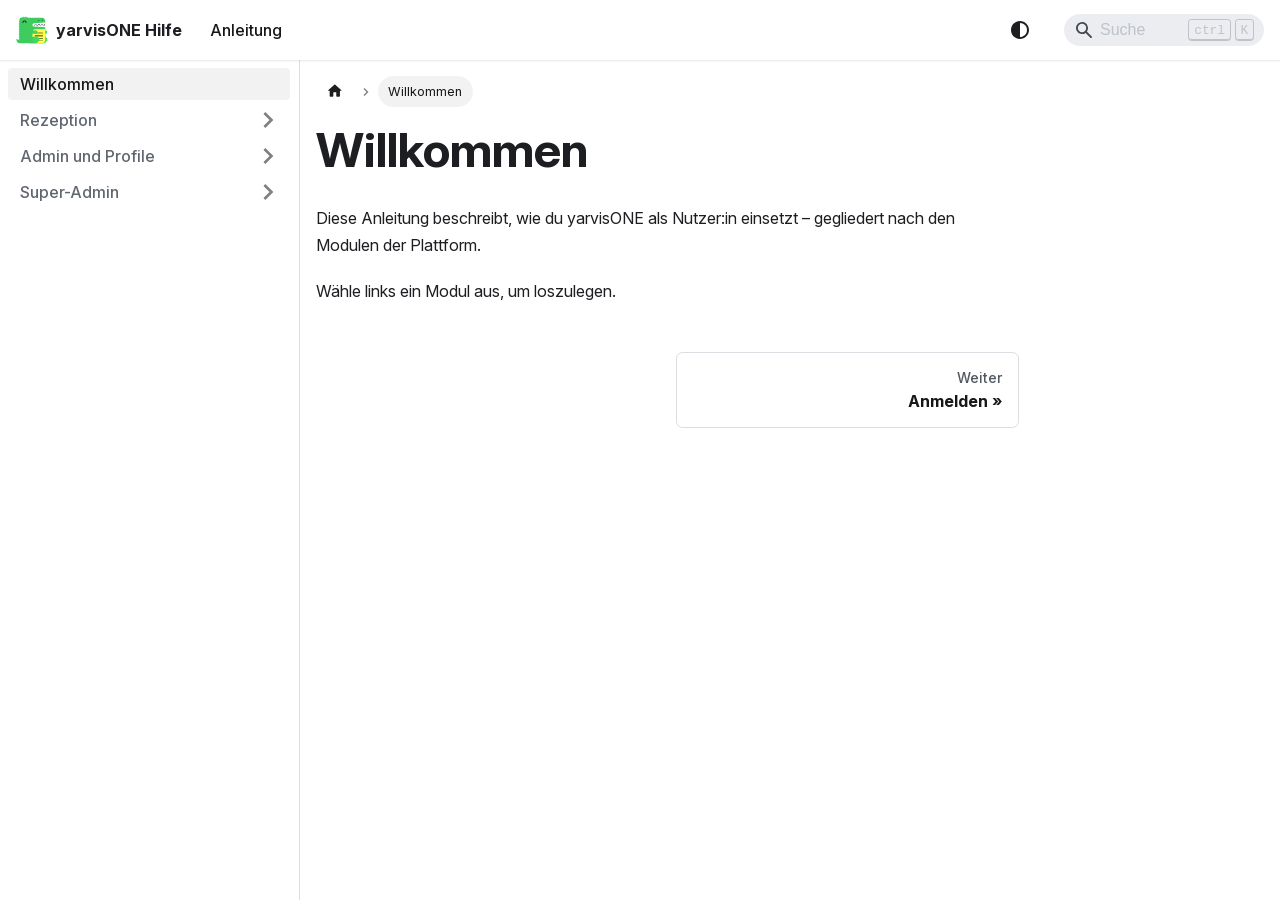
<file: index.html>
<!doctype html>
<html lang="de" dir="ltr" class="docs-wrapper plugin-docs plugin-id-default docs-version-current docs-doc-page docs-doc-id-intro" data-has-hydrated="false">
<head>
<meta charset="UTF-8">
<meta name="generator" content="Docusaurus v3.10.2">
<title data-rh="true">Willkommen | yarvisONE Hilfe</title><meta data-rh="true" name="viewport" content="width=device-width,initial-scale=1"><meta data-rh="true" name="twitter:card" content="summary_large_image"><meta data-rh="true" property="og:url" content="https://docs.yarvis.one/"><meta data-rh="true" property="og:locale" content="de"><meta data-rh="true" name="docusaurus_locale" content="de"><meta data-rh="true" name="docsearch:language" content="de"><meta data-rh="true" name="docusaurus_version" content="current"><meta data-rh="true" name="docusaurus_tag" content="docs-default-current"><meta data-rh="true" name="docsearch:version" content="current"><meta data-rh="true" name="docsearch:docusaurus_tag" content="docs-default-current"><meta data-rh="true" property="og:title" content="Willkommen | yarvisONE Hilfe"><meta data-rh="true" name="description" content="Diese Anleitung beschreibt, wie du yarvisONE als Nutzer:in einsetzt – gegliedert nach den Modulen der Plattform."><meta data-rh="true" property="og:description" content="Diese Anleitung beschreibt, wie du yarvisONE als Nutzer:in einsetzt – gegliedert nach den Modulen der Plattform."><link data-rh="true" rel="icon" href="/img/favicon.ico"><link data-rh="true" rel="canonical" href="https://docs.yarvis.one/"><link data-rh="true" rel="alternate" href="https://docs.yarvis.one/" hreflang="de"><link data-rh="true" rel="alternate" href="https://docs.yarvis.one/" hreflang="x-default"><script data-rh="true">function insertBanner(){var n=document.createElement("div");n.id="__docusaurus-base-url-issue-banner-container";n.innerHTML='\n<div id="__docusaurus-base-url-issue-banner" style="border: thick solid red; background-color: rgb(255, 230, 179); margin: 20px; padding: 20px; font-size: 20px;">\n   <p style="font-weight: bold; font-size: 30px;">Your Docusaurus site did not load properly.</p>\n   <p>A very common reason is a wrong site <a href="https://docusaurus.io/docs/docusaurus.config.js/#baseUrl" style="font-weight: bold;">baseUrl configuration</a>.</p>\n   <p>Current configured baseUrl = <span style="font-weight: bold; color: red;">/</span>  (default value)</p>\n   <p>We suggest trying baseUrl = <span id="__docusaurus-base-url-issue-banner-suggestion-container" style="font-weight: bold; color: green;"></span></p>\n</div>\n',document.body.prepend(n);var e=document.getElementById("__docusaurus-base-url-issue-banner-suggestion-container"),s=window.location.pathname,o="/"===s.substr(-1)?s:s+"/";e.textContent=o}document.addEventListener("DOMContentLoaded",function(){void 0===window.docusaurus&&insertBanner()})</script><script data-rh="true" type="application/ld+json">{"@context":"https://schema.org","@type":"BreadcrumbList","itemListElement":[{"@type":"ListItem","position":1,"name":"Willkommen","item":"https://docs.yarvis.one/"}]}</script><link rel="stylesheet" href="/assets/css/styles.3ffe184c.css">
<script src="/assets/js/runtime~main.096c8edc.js" defer="defer"></script>
<script src="/assets/js/main.b250cf54.js" defer="defer"></script>
</head>
<body>
<svg style="display: none;"><defs>
<symbol id="theme-svg-external-link" viewBox="0 0 24 24"><path fill="currentColor" d="M21 13v10h-21v-19h12v2h-10v15h17v-8h2zm3-12h-10.988l4.035 4-6.977 7.07 2.828 2.828 6.977-7.07 4.125 4.172v-11z"/></symbol>
</defs></svg>
<script>!function(){var t=function(){try{return new URLSearchParams(window.location.search).get("docusaurus-theme")}catch(t){}}()||function(){try{return window.localStorage.getItem("theme")}catch(t){}}();document.documentElement.setAttribute("data-theme",t||(window.matchMedia("(prefers-color-scheme: dark)").matches?"dark":"light")),document.documentElement.setAttribute("data-theme-choice",t||"system")}(),function(){try{const c=new URLSearchParams(window.location.search).entries();for(var[t,e]of c)if(t.startsWith("docusaurus-data-")){var a=t.replace("docusaurus-data-","data-");document.documentElement.setAttribute(a,e)}}catch(t){}}()</script><div id="__docusaurus"><link rel="preload" as="image" href="/img/logo.svg"><div role="region" aria-label="Zum Hauptinhalt springen"><a class="skipToContent_fXgn" href="#__docusaurus_skipToContent_fallback">Zum Hauptinhalt springen</a></div><nav aria-label="Main" class="theme-layout-navbar navbar navbar--fixed-top"><div class="navbar__inner"><div class="theme-layout-navbar-left navbar__items"><button aria-label="Toggle navigation bar" aria-expanded="false" class="navbar__toggle clean-btn" type="button"><svg width="30" height="30" viewBox="0 0 30 30" aria-hidden="true"><path stroke="currentColor" stroke-linecap="round" stroke-miterlimit="10" stroke-width="2" d="M4 7h22M4 15h22M4 23h22"></path></svg></button><a class="navbar__brand" href="/"><div class="navbar__logo"><img src="/img/logo.svg" alt="yarvisONE Logo" class="themedComponent_mlkZ themedComponent--light_NVdE"><img src="/img/logo.svg" alt="yarvisONE Logo" class="themedComponent_mlkZ themedComponent--dark_xIcU"></div><b class="navbar__title text--truncate">yarvisONE Hilfe</b></a><a aria-current="page" class="navbar__item navbar__link navbar__link--active" href="/">Anleitung</a></div><div class="theme-layout-navbar-right navbar__items navbar__items--right"><div class="toggle_vylO colorModeToggle_DEke"><button class="clean-btn toggleButton_gllP toggleButtonDisabled_aARS" type="button" disabled="" title="system mode" aria-label="Umschalten zwischen dunkler und heller Ansicht (momentan system mode)"><svg viewBox="0 0 24 24" width="24" height="24" aria-hidden="true" class="toggleIcon_g3eP lightToggleIcon_pyhR"><path fill="currentColor" d="M12,9c1.65,0,3,1.35,3,3s-1.35,3-3,3s-3-1.35-3-3S10.35,9,12,9 M12,7c-2.76,0-5,2.24-5,5s2.24,5,5,5s5-2.24,5-5 S14.76,7,12,7L12,7z M2,13l2,0c0.55,0,1-0.45,1-1s-0.45-1-1-1l-2,0c-0.55,0-1,0.45-1,1S1.45,13,2,13z M20,13l2,0c0.55,0,1-0.45,1-1 s-0.45-1-1-1l-2,0c-0.55,0-1,0.45-1,1S19.45,13,20,13z M11,2v2c0,0.55,0.45,1,1,1s1-0.45,1-1V2c0-0.55-0.45-1-1-1S11,1.45,11,2z M11,20v2c0,0.55,0.45,1,1,1s1-0.45,1-1v-2c0-0.55-0.45-1-1-1C11.45,19,11,19.45,11,20z M5.99,4.58c-0.39-0.39-1.03-0.39-1.41,0 c-0.39,0.39-0.39,1.03,0,1.41l1.06,1.06c0.39,0.39,1.03,0.39,1.41,0s0.39-1.03,0-1.41L5.99,4.58z M18.36,16.95 c-0.39-0.39-1.03-0.39-1.41,0c-0.39,0.39-0.39,1.03,0,1.41l1.06,1.06c0.39,0.39,1.03,0.39,1.41,0c0.39-0.39,0.39-1.03,0-1.41 L18.36,16.95z M19.42,5.99c0.39-0.39,0.39-1.03,0-1.41c-0.39-0.39-1.03-0.39-1.41,0l-1.06,1.06c-0.39,0.39-0.39,1.03,0,1.41 s1.03,0.39,1.41,0L19.42,5.99z M7.05,18.36c0.39-0.39,0.39-1.03,0-1.41c-0.39-0.39-1.03-0.39-1.41,0l-1.06,1.06 c-0.39,0.39-0.39,1.03,0,1.41s1.03,0.39,1.41,0L7.05,18.36z"></path></svg><svg viewBox="0 0 24 24" width="24" height="24" aria-hidden="true" class="toggleIcon_g3eP darkToggleIcon_wfgR"><path fill="currentColor" d="M9.37,5.51C9.19,6.15,9.1,6.82,9.1,7.5c0,4.08,3.32,7.4,7.4,7.4c0.68,0,1.35-0.09,1.99-0.27C17.45,17.19,14.93,19,12,19 c-3.86,0-7-3.14-7-7C5,9.07,6.81,6.55,9.37,5.51z M12,3c-4.97,0-9,4.03-9,9s4.03,9,9,9s9-4.03,9-9c0-0.46-0.04-0.92-0.1-1.36 c-0.98,1.37-2.58,2.26-4.4,2.26c-2.98,0-5.4-2.42-5.4-5.4c0-1.81,0.89-3.42,2.26-4.4C12.92,3.04,12.46,3,12,3L12,3z"></path></svg><svg viewBox="0 0 24 24" width="24" height="24" aria-hidden="true" class="toggleIcon_g3eP systemToggleIcon_QzmC"><path fill="currentColor" d="m12 21c4.971 0 9-4.029 9-9s-4.029-9-9-9-9 4.029-9 9 4.029 9 9 9zm4.95-13.95c1.313 1.313 2.05 3.093 2.05 4.95s-0.738 3.637-2.05 4.95c-1.313 1.313-3.093 2.05-4.95 2.05v-14c1.857 0 3.637 0.737 4.95 2.05z"></path></svg></button></div><div class="navbarSearchContainer_Bca1"><div class="navbar__search searchBarContainer_NW3z" dir="ltr"><svg aria-hidden="true" class="searchIcon_T3tP" focusable="false" viewBox="0 0 16 16"><path fill="currentColor" d="M6.02945 10.20327a4.17382 4.17382 0 1 1 4.17382-4.17382 4.15609 4.15609 0 0 1-4.17382 4.17382Zm9.69195 4.2199-4.8225-4.82338A5.88021 5.88021 0 0 0 12.058 6.02856 6.00467 6.00467 0 1 0 9.59979 10.8989l4.82338 4.82338a.89729.89729 0 0 0 1.29912 0 .89749.89749 0 0 0-.00087-1.29909Z"></path></svg><input placeholder="Suche" aria-label="Search" class="navbar__search-input searchInput_YFbd" value=""><div class="loadingRing_RJI3 searchBarLoadingRing_YnHq"><div></div><div></div><div></div><div></div></div></div></div></div></div><div role="presentation" class="navbar-sidebar__backdrop"></div></nav><div id="__docusaurus_skipToContent_fallback" class="theme-layout-main main-wrapper mainWrapper_z2l0"><div class="docsWrapper_hBAB"><button aria-label="Zurück nach oben scrollen" class="clean-btn theme-back-to-top-button backToTopButton_sjWU" type="button"></button><div class="docRoot_UBD9"><aside class="theme-doc-sidebar-container docSidebarContainer_YfHR"><div class="sidebarViewport_aRkj"><div class="sidebar_njMd"><nav aria-label="Docs sidebar" class="menu thin-scrollbar menu_SIkG"><ul class="theme-doc-sidebar-menu menu__list"><li class="theme-doc-sidebar-item-link theme-doc-sidebar-item-link-level-1 menu__list-item"><a class="menu__link menu__link--active" aria-current="page" href="/"><span class="linkLabel_WmDU">Willkommen</span></a></li><li class="theme-doc-sidebar-item-category theme-doc-sidebar-item-category-level-1 menu__list-item menu__list-item--collapsed"><div class="menu__list-item-collapsible"><a class="categoryLink_byQd menu__link menu__link--sublist menu__link--sublist-caret" role="button" aria-expanded="false" href="/rezeption/login"><span class="categoryLinkLabel_W154">Rezeption</span></a></div></li><li class="theme-doc-sidebar-item-category theme-doc-sidebar-item-category-level-1 menu__list-item menu__list-item--collapsed"><div class="menu__list-item-collapsible"><a class="categoryLink_byQd menu__link menu__link--sublist menu__link--sublist-caret" role="button" aria-expanded="false" href="/admin-und-profile/profil-bearbeiten"><span class="categoryLinkLabel_W154">Admin und Profile</span></a></div></li><li class="theme-doc-sidebar-item-category theme-doc-sidebar-item-category-level-1 menu__list-item menu__list-item--collapsed"><div class="menu__list-item-collapsible"><a class="categoryLink_byQd menu__link menu__link--sublist menu__link--sublist-caret" role="button" aria-expanded="false" href="/super-admin/module-verwalten"><span class="categoryLinkLabel_W154">Super-Admin</span></a></div></li></ul></nav></div></div></aside><main class="docMainContainer_TBSr"><div class="container padding-top--md padding-bottom--lg"><div class="row"><div class="col docItemCol_VOVn"><div class="docItemContainer_Djhp"><article><nav class="theme-doc-breadcrumbs breadcrumbsContainer_Z_bl" aria-label="Breadcrumbs"><ul class="breadcrumbs"><li class="breadcrumbs__item"><a aria-label="Home page" class="breadcrumbs__link" href="/"><svg viewBox="0 0 24 24" class="breadcrumbHomeIcon_YNFT"><path d="M10 19v-5h4v5c0 .55.45 1 1 1h3c.55 0 1-.45 1-1v-7h1.7c.46 0 .68-.57.33-.87L12.67 3.6c-.38-.34-.96-.34-1.34 0l-8.36 7.53c-.34.3-.13.87.33.87H5v7c0 .55.45 1 1 1h3c.55 0 1-.45 1-1z" fill="currentColor"></path></svg></a></li><li class="breadcrumbs__item breadcrumbs__item--active"><span class="breadcrumbs__link">Willkommen</span></li></ul></nav><div class="theme-doc-markdown markdown"><header><h1>Willkommen</h1></header>
<p>Diese Anleitung beschreibt, wie du yarvisONE als Nutzer<!-- -->:in<!-- --> einsetzt – gegliedert nach den Modulen der Plattform.</p>
<p>Wähle links ein Modul aus, um loszulegen.</p></div></article><nav class="docusaurus-mt-lg pagination-nav" aria-label="Dokumentation Seiten"><a class="pagination-nav__link pagination-nav__link--next" href="/rezeption/login"><div class="pagination-nav__sublabel">Weiter</div><div class="pagination-nav__label">Anmelden</div></a></nav></div></div></div></div></main></div></div></div></div>
</body>
</html>
</file>
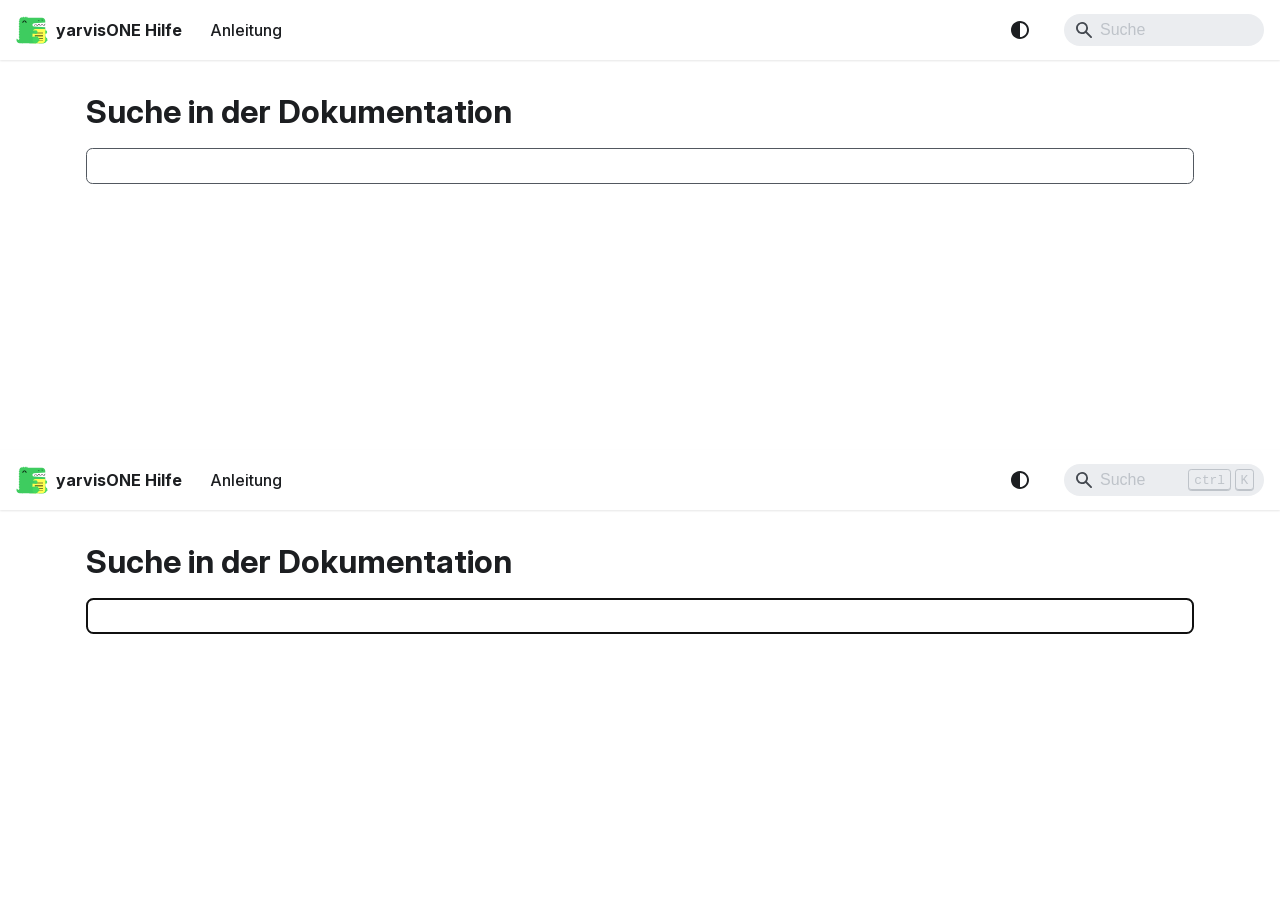
<file: search/index.html>
<!doctype html>
<html lang="de" dir="ltr" class="plugin-@easyops-cn/docusaurus-search-local plugin-id-default" data-has-hydrated="false">
<head>
<meta charset="UTF-8">
<meta name="generator" content="Docusaurus v3.10.2">
<title data-rh="true">Suche in der Dokumentation</title><meta data-rh="true" property="og:title" content="yarvisONE Hilfe"><meta data-rh="true" name="viewport" content="width=device-width,initial-scale=1"><meta data-rh="true" name="twitter:card" content="summary_large_image"><meta data-rh="true" property="og:url" content="https://docs.yarvis.one/search"><meta data-rh="true" property="og:locale" content="de"><meta data-rh="true" name="docusaurus_locale" content="de"><meta data-rh="true" name="docusaurus_tag" content="default"><meta data-rh="true" name="docsearch:language" content="de"><meta data-rh="true" name="docsearch:docusaurus_tag" content="default"><meta data-rh="true" property="robots" content="noindex, follow"><link data-rh="true" rel="icon" href="/img/favicon.ico"><link data-rh="true" rel="canonical" href="https://docs.yarvis.one/search"><link data-rh="true" rel="alternate" href="https://docs.yarvis.one/search" hreflang="de"><link data-rh="true" rel="alternate" href="https://docs.yarvis.one/search" hreflang="x-default"><link rel="stylesheet" href="/assets/css/styles.3ffe184c.css">
<script src="/assets/js/runtime~main.096c8edc.js" defer="defer"></script>
<script src="/assets/js/main.b250cf54.js" defer="defer"></script>
</head>
<body>
<svg style="display: none;"><defs>
<symbol id="theme-svg-external-link" viewBox="0 0 24 24"><path fill="currentColor" d="M21 13v10h-21v-19h12v2h-10v15h17v-8h2zm3-12h-10.988l4.035 4-6.977 7.07 2.828 2.828 6.977-7.07 4.125 4.172v-11z"/></symbol>
</defs></svg>
<script>!function(){var t=function(){try{return new URLSearchParams(window.location.search).get("docusaurus-theme")}catch(t){}}()||function(){try{return window.localStorage.getItem("theme")}catch(t){}}();document.documentElement.setAttribute("data-theme",t||(window.matchMedia("(prefers-color-scheme: dark)").matches?"dark":"light")),document.documentElement.setAttribute("data-theme-choice",t||"system")}(),function(){try{const c=new URLSearchParams(window.location.search).entries();for(var[t,e]of c)if(t.startsWith("docusaurus-data-")){var a=t.replace("docusaurus-data-","data-");document.documentElement.setAttribute(a,e)}}catch(t){}}()</script><div id="__docusaurus"><link rel="preload" as="image" href="/img/logo.svg"><div role="region" aria-label="Zum Hauptinhalt springen"><a class="skipToContent_fXgn" href="#__docusaurus_skipToContent_fallback">Zum Hauptinhalt springen</a></div><nav aria-label="Main" class="theme-layout-navbar navbar navbar--fixed-top"><div class="navbar__inner"><div class="theme-layout-navbar-left navbar__items"><button aria-label="Toggle navigation bar" aria-expanded="false" class="navbar__toggle clean-btn" type="button"><svg width="30" height="30" viewBox="0 0 30 30" aria-hidden="true"><path stroke="currentColor" stroke-linecap="round" stroke-miterlimit="10" stroke-width="2" d="M4 7h22M4 15h22M4 23h22"></path></svg></button><a class="navbar__brand" href="/"><div class="navbar__logo"><img src="/img/logo.svg" alt="yarvisONE Logo" class="themedComponent_mlkZ themedComponent--light_NVdE"><img src="/img/logo.svg" alt="yarvisONE Logo" class="themedComponent_mlkZ themedComponent--dark_xIcU"></div><b class="navbar__title text--truncate">yarvisONE Hilfe</b></a><a class="navbar__item navbar__link" href="/">Anleitung</a></div><div class="theme-layout-navbar-right navbar__items navbar__items--right"><div class="toggle_vylO colorModeToggle_DEke"><button class="clean-btn toggleButton_gllP toggleButtonDisabled_aARS" type="button" disabled="" title="system mode" aria-label="Umschalten zwischen dunkler und heller Ansicht (momentan system mode)"><svg viewBox="0 0 24 24" width="24" height="24" aria-hidden="true" class="toggleIcon_g3eP lightToggleIcon_pyhR"><path fill="currentColor" d="M12,9c1.65,0,3,1.35,3,3s-1.35,3-3,3s-3-1.35-3-3S10.35,9,12,9 M12,7c-2.76,0-5,2.24-5,5s2.24,5,5,5s5-2.24,5-5 S14.76,7,12,7L12,7z M2,13l2,0c0.55,0,1-0.45,1-1s-0.45-1-1-1l-2,0c-0.55,0-1,0.45-1,1S1.45,13,2,13z M20,13l2,0c0.55,0,1-0.45,1-1 s-0.45-1-1-1l-2,0c-0.55,0-1,0.45-1,1S19.45,13,20,13z M11,2v2c0,0.55,0.45,1,1,1s1-0.45,1-1V2c0-0.55-0.45-1-1-1S11,1.45,11,2z M11,20v2c0,0.55,0.45,1,1,1s1-0.45,1-1v-2c0-0.55-0.45-1-1-1C11.45,19,11,19.45,11,20z M5.99,4.58c-0.39-0.39-1.03-0.39-1.41,0 c-0.39,0.39-0.39,1.03,0,1.41l1.06,1.06c0.39,0.39,1.03,0.39,1.41,0s0.39-1.03,0-1.41L5.99,4.58z M18.36,16.95 c-0.39-0.39-1.03-0.39-1.41,0c-0.39,0.39-0.39,1.03,0,1.41l1.06,1.06c0.39,0.39,1.03,0.39,1.41,0c0.39-0.39,0.39-1.03,0-1.41 L18.36,16.95z M19.42,5.99c0.39-0.39,0.39-1.03,0-1.41c-0.39-0.39-1.03-0.39-1.41,0l-1.06,1.06c-0.39,0.39-0.39,1.03,0,1.41 s1.03,0.39,1.41,0L19.42,5.99z M7.05,18.36c0.39-0.39,0.39-1.03,0-1.41c-0.39-0.39-1.03-0.39-1.41,0l-1.06,1.06 c-0.39,0.39-0.39,1.03,0,1.41s1.03,0.39,1.41,0L7.05,18.36z"></path></svg><svg viewBox="0 0 24 24" width="24" height="24" aria-hidden="true" class="toggleIcon_g3eP darkToggleIcon_wfgR"><path fill="currentColor" d="M9.37,5.51C9.19,6.15,9.1,6.82,9.1,7.5c0,4.08,3.32,7.4,7.4,7.4c0.68,0,1.35-0.09,1.99-0.27C17.45,17.19,14.93,19,12,19 c-3.86,0-7-3.14-7-7C5,9.07,6.81,6.55,9.37,5.51z M12,3c-4.97,0-9,4.03-9,9s4.03,9,9,9s9-4.03,9-9c0-0.46-0.04-0.92-0.1-1.36 c-0.98,1.37-2.58,2.26-4.4,2.26c-2.98,0-5.4-2.42-5.4-5.4c0-1.81,0.89-3.42,2.26-4.4C12.92,3.04,12.46,3,12,3L12,3z"></path></svg><svg viewBox="0 0 24 24" width="24" height="24" aria-hidden="true" class="toggleIcon_g3eP systemToggleIcon_QzmC"><path fill="currentColor" d="m12 21c4.971 0 9-4.029 9-9s-4.029-9-9-9-9 4.029-9 9 4.029 9 9 9zm4.95-13.95c1.313 1.313 2.05 3.093 2.05 4.95s-0.738 3.637-2.05 4.95c-1.313 1.313-3.093 2.05-4.95 2.05v-14c1.857 0 3.637 0.737 4.95 2.05z"></path></svg></button></div><div class="navbarSearchContainer_Bca1"><div class="navbar__search searchBarContainer_NW3z" dir="ltr"><svg aria-hidden="true" class="searchIcon_T3tP" focusable="false" viewBox="0 0 16 16"><path fill="currentColor" d="M6.02945 10.20327a4.17382 4.17382 0 1 1 4.17382-4.17382 4.15609 4.15609 0 0 1-4.17382 4.17382Zm9.69195 4.2199-4.8225-4.82338A5.88021 5.88021 0 0 0 12.058 6.02856 6.00467 6.00467 0 1 0 9.59979 10.8989l4.82338 4.82338a.89729.89729 0 0 0 1.29912 0 .89749.89749 0 0 0-.00087-1.29909Z"></path></svg><input placeholder="Suche" aria-label="Search" class="navbar__search-input searchInput_YFbd" value=""><div class="loadingRing_RJI3 searchBarLoadingRing_YnHq"><div></div><div></div><div></div><div></div></div></div></div></div></div><div role="presentation" class="navbar-sidebar__backdrop"></div></nav><div id="__docusaurus_skipToContent_fallback" class="theme-layout-main main-wrapper mainWrapper_z2l0"><div class="container margin-vert--lg"><h1>Suche in der Dokumentation</h1><div class="row"><div class="col col--12"><input type="search" class="searchQueryInput_CFBF" aria-label="Search" autocomplete="off" autofocus="" name="q" value=""></div></div><section></section></div></div></div>
</body>
</html>
</file>
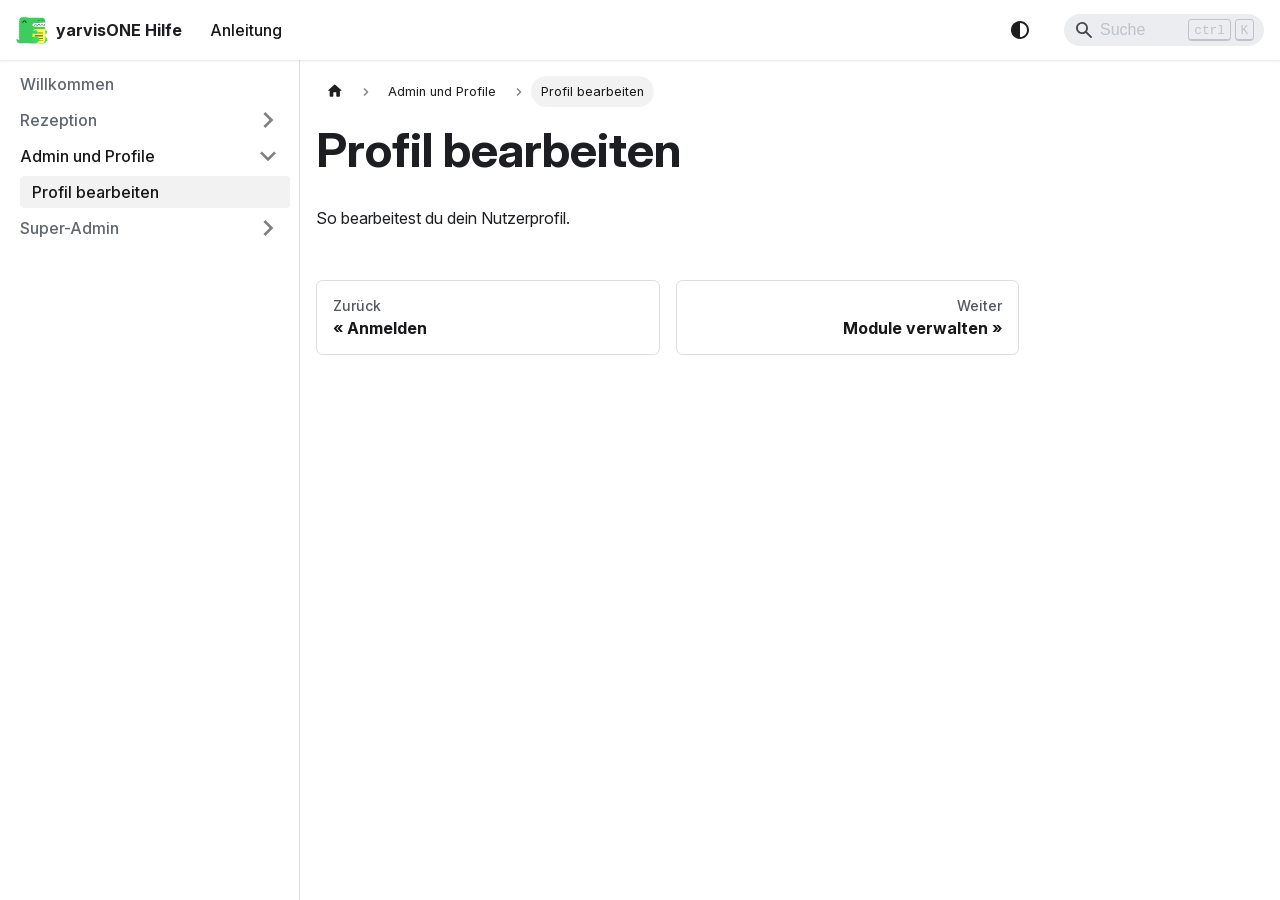
<file: admin-und-profile/profil-bearbeiten/index.html>
<!doctype html>
<html lang="de" dir="ltr" class="docs-wrapper plugin-docs plugin-id-default docs-version-current docs-doc-page docs-doc-id-admin-und-profile/profil-bearbeiten" data-has-hydrated="false">
<head>
<meta charset="UTF-8">
<meta name="generator" content="Docusaurus v3.10.2">
<title data-rh="true">Profil bearbeiten | yarvisONE Hilfe</title><meta data-rh="true" name="viewport" content="width=device-width,initial-scale=1"><meta data-rh="true" name="twitter:card" content="summary_large_image"><meta data-rh="true" property="og:url" content="https://docs.yarvis.one/admin-und-profile/profil-bearbeiten"><meta data-rh="true" property="og:locale" content="de"><meta data-rh="true" name="docusaurus_locale" content="de"><meta data-rh="true" name="docsearch:language" content="de"><meta data-rh="true" name="docusaurus_version" content="current"><meta data-rh="true" name="docusaurus_tag" content="docs-default-current"><meta data-rh="true" name="docsearch:version" content="current"><meta data-rh="true" name="docsearch:docusaurus_tag" content="docs-default-current"><meta data-rh="true" property="og:title" content="Profil bearbeiten | yarvisONE Hilfe"><meta data-rh="true" name="description" content="So bearbeitest du dein Nutzerprofil."><meta data-rh="true" property="og:description" content="So bearbeitest du dein Nutzerprofil."><link data-rh="true" rel="icon" href="/img/favicon.ico"><link data-rh="true" rel="canonical" href="https://docs.yarvis.one/admin-und-profile/profil-bearbeiten"><link data-rh="true" rel="alternate" href="https://docs.yarvis.one/admin-und-profile/profil-bearbeiten" hreflang="de"><link data-rh="true" rel="alternate" href="https://docs.yarvis.one/admin-und-profile/profil-bearbeiten" hreflang="x-default"><script data-rh="true" type="application/ld+json">{"@context":"https://schema.org","@type":"BreadcrumbList","itemListElement":[{"@type":"ListItem","position":1,"name":"Profil bearbeiten","item":"https://docs.yarvis.one/admin-und-profile/profil-bearbeiten"}]}</script><link rel="stylesheet" href="/assets/css/styles.3ffe184c.css">
<script src="/assets/js/runtime~main.096c8edc.js" defer="defer"></script>
<script src="/assets/js/main.b250cf54.js" defer="defer"></script>
</head>
<body>
<svg style="display: none;"><defs>
<symbol id="theme-svg-external-link" viewBox="0 0 24 24"><path fill="currentColor" d="M21 13v10h-21v-19h12v2h-10v15h17v-8h2zm3-12h-10.988l4.035 4-6.977 7.07 2.828 2.828 6.977-7.07 4.125 4.172v-11z"/></symbol>
</defs></svg>
<script>!function(){var t=function(){try{return new URLSearchParams(window.location.search).get("docusaurus-theme")}catch(t){}}()||function(){try{return window.localStorage.getItem("theme")}catch(t){}}();document.documentElement.setAttribute("data-theme",t||(window.matchMedia("(prefers-color-scheme: dark)").matches?"dark":"light")),document.documentElement.setAttribute("data-theme-choice",t||"system")}(),function(){try{const c=new URLSearchParams(window.location.search).entries();for(var[t,e]of c)if(t.startsWith("docusaurus-data-")){var a=t.replace("docusaurus-data-","data-");document.documentElement.setAttribute(a,e)}}catch(t){}}()</script><div id="__docusaurus"><link rel="preload" as="image" href="/img/logo.svg"><div role="region" aria-label="Zum Hauptinhalt springen"><a class="skipToContent_fXgn" href="#__docusaurus_skipToContent_fallback">Zum Hauptinhalt springen</a></div><nav aria-label="Main" class="theme-layout-navbar navbar navbar--fixed-top"><div class="navbar__inner"><div class="theme-layout-navbar-left navbar__items"><button aria-label="Toggle navigation bar" aria-expanded="false" class="navbar__toggle clean-btn" type="button"><svg width="30" height="30" viewBox="0 0 30 30" aria-hidden="true"><path stroke="currentColor" stroke-linecap="round" stroke-miterlimit="10" stroke-width="2" d="M4 7h22M4 15h22M4 23h22"></path></svg></button><a class="navbar__brand" href="/"><div class="navbar__logo"><img src="/img/logo.svg" alt="yarvisONE Logo" class="themedComponent_mlkZ themedComponent--light_NVdE"><img src="/img/logo.svg" alt="yarvisONE Logo" class="themedComponent_mlkZ themedComponent--dark_xIcU"></div><b class="navbar__title text--truncate">yarvisONE Hilfe</b></a><a aria-current="page" class="navbar__item navbar__link navbar__link--active" href="/">Anleitung</a></div><div class="theme-layout-navbar-right navbar__items navbar__items--right"><div class="toggle_vylO colorModeToggle_DEke"><button class="clean-btn toggleButton_gllP toggleButtonDisabled_aARS" type="button" disabled="" title="system mode" aria-label="Umschalten zwischen dunkler und heller Ansicht (momentan system mode)"><svg viewBox="0 0 24 24" width="24" height="24" aria-hidden="true" class="toggleIcon_g3eP lightToggleIcon_pyhR"><path fill="currentColor" d="M12,9c1.65,0,3,1.35,3,3s-1.35,3-3,3s-3-1.35-3-3S10.35,9,12,9 M12,7c-2.76,0-5,2.24-5,5s2.24,5,5,5s5-2.24,5-5 S14.76,7,12,7L12,7z M2,13l2,0c0.55,0,1-0.45,1-1s-0.45-1-1-1l-2,0c-0.55,0-1,0.45-1,1S1.45,13,2,13z M20,13l2,0c0.55,0,1-0.45,1-1 s-0.45-1-1-1l-2,0c-0.55,0-1,0.45-1,1S19.45,13,20,13z M11,2v2c0,0.55,0.45,1,1,1s1-0.45,1-1V2c0-0.55-0.45-1-1-1S11,1.45,11,2z M11,20v2c0,0.55,0.45,1,1,1s1-0.45,1-1v-2c0-0.55-0.45-1-1-1C11.45,19,11,19.45,11,20z M5.99,4.58c-0.39-0.39-1.03-0.39-1.41,0 c-0.39,0.39-0.39,1.03,0,1.41l1.06,1.06c0.39,0.39,1.03,0.39,1.41,0s0.39-1.03,0-1.41L5.99,4.58z M18.36,16.95 c-0.39-0.39-1.03-0.39-1.41,0c-0.39,0.39-0.39,1.03,0,1.41l1.06,1.06c0.39,0.39,1.03,0.39,1.41,0c0.39-0.39,0.39-1.03,0-1.41 L18.36,16.95z M19.42,5.99c0.39-0.39,0.39-1.03,0-1.41c-0.39-0.39-1.03-0.39-1.41,0l-1.06,1.06c-0.39,0.39-0.39,1.03,0,1.41 s1.03,0.39,1.41,0L19.42,5.99z M7.05,18.36c0.39-0.39,0.39-1.03,0-1.41c-0.39-0.39-1.03-0.39-1.41,0l-1.06,1.06 c-0.39,0.39-0.39,1.03,0,1.41s1.03,0.39,1.41,0L7.05,18.36z"></path></svg><svg viewBox="0 0 24 24" width="24" height="24" aria-hidden="true" class="toggleIcon_g3eP darkToggleIcon_wfgR"><path fill="currentColor" d="M9.37,5.51C9.19,6.15,9.1,6.82,9.1,7.5c0,4.08,3.32,7.4,7.4,7.4c0.68,0,1.35-0.09,1.99-0.27C17.45,17.19,14.93,19,12,19 c-3.86,0-7-3.14-7-7C5,9.07,6.81,6.55,9.37,5.51z M12,3c-4.97,0-9,4.03-9,9s4.03,9,9,9s9-4.03,9-9c0-0.46-0.04-0.92-0.1-1.36 c-0.98,1.37-2.58,2.26-4.4,2.26c-2.98,0-5.4-2.42-5.4-5.4c0-1.81,0.89-3.42,2.26-4.4C12.92,3.04,12.46,3,12,3L12,3z"></path></svg><svg viewBox="0 0 24 24" width="24" height="24" aria-hidden="true" class="toggleIcon_g3eP systemToggleIcon_QzmC"><path fill="currentColor" d="m12 21c4.971 0 9-4.029 9-9s-4.029-9-9-9-9 4.029-9 9 4.029 9 9 9zm4.95-13.95c1.313 1.313 2.05 3.093 2.05 4.95s-0.738 3.637-2.05 4.95c-1.313 1.313-3.093 2.05-4.95 2.05v-14c1.857 0 3.637 0.737 4.95 2.05z"></path></svg></button></div><div class="navbarSearchContainer_Bca1"><div class="navbar__search searchBarContainer_NW3z" dir="ltr"><svg aria-hidden="true" class="searchIcon_T3tP" focusable="false" viewBox="0 0 16 16"><path fill="currentColor" d="M6.02945 10.20327a4.17382 4.17382 0 1 1 4.17382-4.17382 4.15609 4.15609 0 0 1-4.17382 4.17382Zm9.69195 4.2199-4.8225-4.82338A5.88021 5.88021 0 0 0 12.058 6.02856 6.00467 6.00467 0 1 0 9.59979 10.8989l4.82338 4.82338a.89729.89729 0 0 0 1.29912 0 .89749.89749 0 0 0-.00087-1.29909Z"></path></svg><input placeholder="Suche" aria-label="Search" class="navbar__search-input searchInput_YFbd" value=""><div class="loadingRing_RJI3 searchBarLoadingRing_YnHq"><div></div><div></div><div></div><div></div></div></div></div></div></div><div role="presentation" class="navbar-sidebar__backdrop"></div></nav><div id="__docusaurus_skipToContent_fallback" class="theme-layout-main main-wrapper mainWrapper_z2l0"><div class="docsWrapper_hBAB"><button aria-label="Zurück nach oben scrollen" class="clean-btn theme-back-to-top-button backToTopButton_sjWU" type="button"></button><div class="docRoot_UBD9"><aside class="theme-doc-sidebar-container docSidebarContainer_YfHR"><div class="sidebarViewport_aRkj"><div class="sidebar_njMd"><nav aria-label="Docs sidebar" class="menu thin-scrollbar menu_SIkG"><ul class="theme-doc-sidebar-menu menu__list"><li class="theme-doc-sidebar-item-link theme-doc-sidebar-item-link-level-1 menu__list-item"><a class="menu__link" href="/"><span class="linkLabel_WmDU">Willkommen</span></a></li><li class="theme-doc-sidebar-item-category theme-doc-sidebar-item-category-level-1 menu__list-item menu__list-item--collapsed"><div class="menu__list-item-collapsible"><a class="categoryLink_byQd menu__link menu__link--sublist menu__link--sublist-caret" role="button" aria-expanded="false" href="/rezeption/login"><span class="categoryLinkLabel_W154">Rezeption</span></a></div></li><li class="theme-doc-sidebar-item-category theme-doc-sidebar-item-category-level-1 menu__list-item"><div class="menu__list-item-collapsible"><a class="categoryLink_byQd menu__link menu__link--sublist menu__link--sublist-caret menu__link--active" role="button" aria-expanded="true" href="/admin-und-profile/profil-bearbeiten"><span class="categoryLinkLabel_W154">Admin und Profile</span></a></div><ul class="menu__list"><li class="theme-doc-sidebar-item-link theme-doc-sidebar-item-link-level-2 menu__list-item"><a class="menu__link menu__link--active" aria-current="page" tabindex="0" href="/admin-und-profile/profil-bearbeiten"><span class="linkLabel_WmDU">Profil bearbeiten</span></a></li></ul></li><li class="theme-doc-sidebar-item-category theme-doc-sidebar-item-category-level-1 menu__list-item menu__list-item--collapsed"><div class="menu__list-item-collapsible"><a class="categoryLink_byQd menu__link menu__link--sublist menu__link--sublist-caret" role="button" aria-expanded="false" href="/super-admin/module-verwalten"><span class="categoryLinkLabel_W154">Super-Admin</span></a></div></li></ul></nav></div></div></aside><main class="docMainContainer_TBSr"><div class="container padding-top--md padding-bottom--lg"><div class="row"><div class="col docItemCol_VOVn"><div class="docItemContainer_Djhp"><article><nav class="theme-doc-breadcrumbs breadcrumbsContainer_Z_bl" aria-label="Breadcrumbs"><ul class="breadcrumbs"><li class="breadcrumbs__item"><a aria-label="Home page" class="breadcrumbs__link" href="/"><svg viewBox="0 0 24 24" class="breadcrumbHomeIcon_YNFT"><path d="M10 19v-5h4v5c0 .55.45 1 1 1h3c.55 0 1-.45 1-1v-7h1.7c.46 0 .68-.57.33-.87L12.67 3.6c-.38-.34-.96-.34-1.34 0l-8.36 7.53c-.34.3-.13.87.33.87H5v7c0 .55.45 1 1 1h3c.55 0 1-.45 1-1z" fill="currentColor"></path></svg></a></li><li class="breadcrumbs__item"><span class="breadcrumbs__link">Admin und Profile</span></li><li class="breadcrumbs__item breadcrumbs__item--active"><span class="breadcrumbs__link">Profil bearbeiten</span></li></ul></nav><div class="theme-doc-markdown markdown"><header><h1>Profil bearbeiten</h1></header>
<p>So bearbeitest du dein Nutzerprofil.</p></div></article><nav class="docusaurus-mt-lg pagination-nav" aria-label="Dokumentation Seiten"><a class="pagination-nav__link pagination-nav__link--prev" href="/rezeption/login"><div class="pagination-nav__sublabel">Zurück</div><div class="pagination-nav__label">Anmelden</div></a><a class="pagination-nav__link pagination-nav__link--next" href="/super-admin/module-verwalten"><div class="pagination-nav__sublabel">Weiter</div><div class="pagination-nav__label">Module verwalten</div></a></nav></div></div></div></div></main></div></div></div></div>
</body>
</html>
</file>
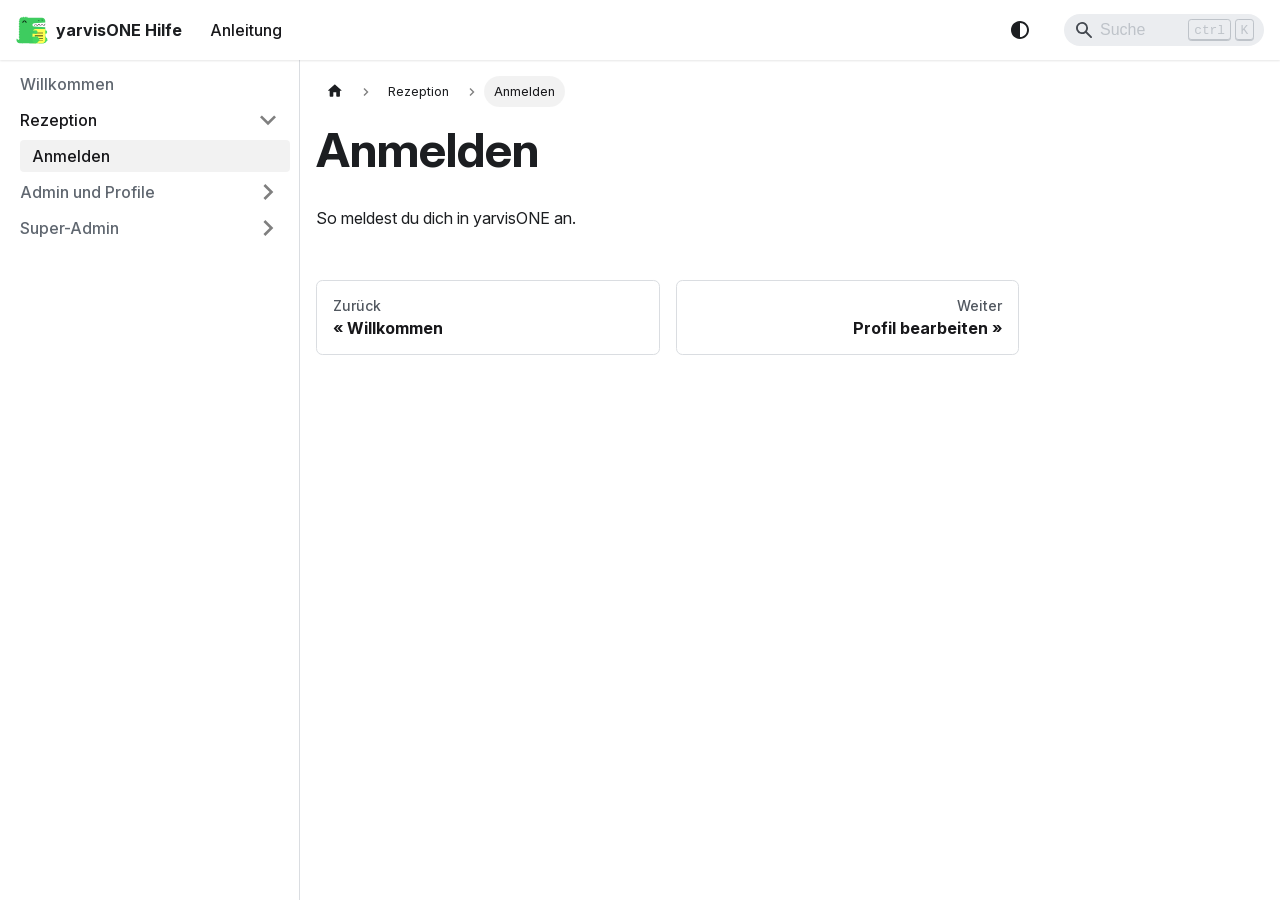
<file: rezeption/login/index.html>
<!doctype html>
<html lang="de" dir="ltr" class="docs-wrapper plugin-docs plugin-id-default docs-version-current docs-doc-page docs-doc-id-rezeption/login" data-has-hydrated="false">
<head>
<meta charset="UTF-8">
<meta name="generator" content="Docusaurus v3.10.2">
<title data-rh="true">Anmelden | yarvisONE Hilfe</title><meta data-rh="true" name="viewport" content="width=device-width,initial-scale=1"><meta data-rh="true" name="twitter:card" content="summary_large_image"><meta data-rh="true" property="og:url" content="https://docs.yarvis.one/rezeption/login"><meta data-rh="true" property="og:locale" content="de"><meta data-rh="true" name="docusaurus_locale" content="de"><meta data-rh="true" name="docsearch:language" content="de"><meta data-rh="true" name="docusaurus_version" content="current"><meta data-rh="true" name="docusaurus_tag" content="docs-default-current"><meta data-rh="true" name="docsearch:version" content="current"><meta data-rh="true" name="docsearch:docusaurus_tag" content="docs-default-current"><meta data-rh="true" property="og:title" content="Anmelden | yarvisONE Hilfe"><meta data-rh="true" name="description" content="So meldest du dich in yarvisONE an."><meta data-rh="true" property="og:description" content="So meldest du dich in yarvisONE an."><link data-rh="true" rel="icon" href="/img/favicon.ico"><link data-rh="true" rel="canonical" href="https://docs.yarvis.one/rezeption/login"><link data-rh="true" rel="alternate" href="https://docs.yarvis.one/rezeption/login" hreflang="de"><link data-rh="true" rel="alternate" href="https://docs.yarvis.one/rezeption/login" hreflang="x-default"><script data-rh="true" type="application/ld+json">{"@context":"https://schema.org","@type":"BreadcrumbList","itemListElement":[{"@type":"ListItem","position":1,"name":"Anmelden","item":"https://docs.yarvis.one/rezeption/login"}]}</script><link rel="stylesheet" href="/assets/css/styles.3ffe184c.css">
<script src="/assets/js/runtime~main.096c8edc.js" defer="defer"></script>
<script src="/assets/js/main.b250cf54.js" defer="defer"></script>
</head>
<body>
<svg style="display: none;"><defs>
<symbol id="theme-svg-external-link" viewBox="0 0 24 24"><path fill="currentColor" d="M21 13v10h-21v-19h12v2h-10v15h17v-8h2zm3-12h-10.988l4.035 4-6.977 7.07 2.828 2.828 6.977-7.07 4.125 4.172v-11z"/></symbol>
</defs></svg>
<script>!function(){var t=function(){try{return new URLSearchParams(window.location.search).get("docusaurus-theme")}catch(t){}}()||function(){try{return window.localStorage.getItem("theme")}catch(t){}}();document.documentElement.setAttribute("data-theme",t||(window.matchMedia("(prefers-color-scheme: dark)").matches?"dark":"light")),document.documentElement.setAttribute("data-theme-choice",t||"system")}(),function(){try{const c=new URLSearchParams(window.location.search).entries();for(var[t,e]of c)if(t.startsWith("docusaurus-data-")){var a=t.replace("docusaurus-data-","data-");document.documentElement.setAttribute(a,e)}}catch(t){}}()</script><div id="__docusaurus"><link rel="preload" as="image" href="/img/logo.svg"><div role="region" aria-label="Zum Hauptinhalt springen"><a class="skipToContent_fXgn" href="#__docusaurus_skipToContent_fallback">Zum Hauptinhalt springen</a></div><nav aria-label="Main" class="theme-layout-navbar navbar navbar--fixed-top"><div class="navbar__inner"><div class="theme-layout-navbar-left navbar__items"><button aria-label="Toggle navigation bar" aria-expanded="false" class="navbar__toggle clean-btn" type="button"><svg width="30" height="30" viewBox="0 0 30 30" aria-hidden="true"><path stroke="currentColor" stroke-linecap="round" stroke-miterlimit="10" stroke-width="2" d="M4 7h22M4 15h22M4 23h22"></path></svg></button><a class="navbar__brand" href="/"><div class="navbar__logo"><img src="/img/logo.svg" alt="yarvisONE Logo" class="themedComponent_mlkZ themedComponent--light_NVdE"><img src="/img/logo.svg" alt="yarvisONE Logo" class="themedComponent_mlkZ themedComponent--dark_xIcU"></div><b class="navbar__title text--truncate">yarvisONE Hilfe</b></a><a aria-current="page" class="navbar__item navbar__link navbar__link--active" href="/">Anleitung</a></div><div class="theme-layout-navbar-right navbar__items navbar__items--right"><div class="toggle_vylO colorModeToggle_DEke"><button class="clean-btn toggleButton_gllP toggleButtonDisabled_aARS" type="button" disabled="" title="system mode" aria-label="Umschalten zwischen dunkler und heller Ansicht (momentan system mode)"><svg viewBox="0 0 24 24" width="24" height="24" aria-hidden="true" class="toggleIcon_g3eP lightToggleIcon_pyhR"><path fill="currentColor" d="M12,9c1.65,0,3,1.35,3,3s-1.35,3-3,3s-3-1.35-3-3S10.35,9,12,9 M12,7c-2.76,0-5,2.24-5,5s2.24,5,5,5s5-2.24,5-5 S14.76,7,12,7L12,7z M2,13l2,0c0.55,0,1-0.45,1-1s-0.45-1-1-1l-2,0c-0.55,0-1,0.45-1,1S1.45,13,2,13z M20,13l2,0c0.55,0,1-0.45,1-1 s-0.45-1-1-1l-2,0c-0.55,0-1,0.45-1,1S19.45,13,20,13z M11,2v2c0,0.55,0.45,1,1,1s1-0.45,1-1V2c0-0.55-0.45-1-1-1S11,1.45,11,2z M11,20v2c0,0.55,0.45,1,1,1s1-0.45,1-1v-2c0-0.55-0.45-1-1-1C11.45,19,11,19.45,11,20z M5.99,4.58c-0.39-0.39-1.03-0.39-1.41,0 c-0.39,0.39-0.39,1.03,0,1.41l1.06,1.06c0.39,0.39,1.03,0.39,1.41,0s0.39-1.03,0-1.41L5.99,4.58z M18.36,16.95 c-0.39-0.39-1.03-0.39-1.41,0c-0.39,0.39-0.39,1.03,0,1.41l1.06,1.06c0.39,0.39,1.03,0.39,1.41,0c0.39-0.39,0.39-1.03,0-1.41 L18.36,16.95z M19.42,5.99c0.39-0.39,0.39-1.03,0-1.41c-0.39-0.39-1.03-0.39-1.41,0l-1.06,1.06c-0.39,0.39-0.39,1.03,0,1.41 s1.03,0.39,1.41,0L19.42,5.99z M7.05,18.36c0.39-0.39,0.39-1.03,0-1.41c-0.39-0.39-1.03-0.39-1.41,0l-1.06,1.06 c-0.39,0.39-0.39,1.03,0,1.41s1.03,0.39,1.41,0L7.05,18.36z"></path></svg><svg viewBox="0 0 24 24" width="24" height="24" aria-hidden="true" class="toggleIcon_g3eP darkToggleIcon_wfgR"><path fill="currentColor" d="M9.37,5.51C9.19,6.15,9.1,6.82,9.1,7.5c0,4.08,3.32,7.4,7.4,7.4c0.68,0,1.35-0.09,1.99-0.27C17.45,17.19,14.93,19,12,19 c-3.86,0-7-3.14-7-7C5,9.07,6.81,6.55,9.37,5.51z M12,3c-4.97,0-9,4.03-9,9s4.03,9,9,9s9-4.03,9-9c0-0.46-0.04-0.92-0.1-1.36 c-0.98,1.37-2.58,2.26-4.4,2.26c-2.98,0-5.4-2.42-5.4-5.4c0-1.81,0.89-3.42,2.26-4.4C12.92,3.04,12.46,3,12,3L12,3z"></path></svg><svg viewBox="0 0 24 24" width="24" height="24" aria-hidden="true" class="toggleIcon_g3eP systemToggleIcon_QzmC"><path fill="currentColor" d="m12 21c4.971 0 9-4.029 9-9s-4.029-9-9-9-9 4.029-9 9 4.029 9 9 9zm4.95-13.95c1.313 1.313 2.05 3.093 2.05 4.95s-0.738 3.637-2.05 4.95c-1.313 1.313-3.093 2.05-4.95 2.05v-14c1.857 0 3.637 0.737 4.95 2.05z"></path></svg></button></div><div class="navbarSearchContainer_Bca1"><div class="navbar__search searchBarContainer_NW3z" dir="ltr"><svg aria-hidden="true" class="searchIcon_T3tP" focusable="false" viewBox="0 0 16 16"><path fill="currentColor" d="M6.02945 10.20327a4.17382 4.17382 0 1 1 4.17382-4.17382 4.15609 4.15609 0 0 1-4.17382 4.17382Zm9.69195 4.2199-4.8225-4.82338A5.88021 5.88021 0 0 0 12.058 6.02856 6.00467 6.00467 0 1 0 9.59979 10.8989l4.82338 4.82338a.89729.89729 0 0 0 1.29912 0 .89749.89749 0 0 0-.00087-1.29909Z"></path></svg><input placeholder="Suche" aria-label="Search" class="navbar__search-input searchInput_YFbd" value=""><div class="loadingRing_RJI3 searchBarLoadingRing_YnHq"><div></div><div></div><div></div><div></div></div></div></div></div></div><div role="presentation" class="navbar-sidebar__backdrop"></div></nav><div id="__docusaurus_skipToContent_fallback" class="theme-layout-main main-wrapper mainWrapper_z2l0"><div class="docsWrapper_hBAB"><button aria-label="Zurück nach oben scrollen" class="clean-btn theme-back-to-top-button backToTopButton_sjWU" type="button"></button><div class="docRoot_UBD9"><aside class="theme-doc-sidebar-container docSidebarContainer_YfHR"><div class="sidebarViewport_aRkj"><div class="sidebar_njMd"><nav aria-label="Docs sidebar" class="menu thin-scrollbar menu_SIkG"><ul class="theme-doc-sidebar-menu menu__list"><li class="theme-doc-sidebar-item-link theme-doc-sidebar-item-link-level-1 menu__list-item"><a class="menu__link" href="/"><span class="linkLabel_WmDU">Willkommen</span></a></li><li class="theme-doc-sidebar-item-category theme-doc-sidebar-item-category-level-1 menu__list-item"><div class="menu__list-item-collapsible"><a class="categoryLink_byQd menu__link menu__link--sublist menu__link--sublist-caret menu__link--active" role="button" aria-expanded="true" href="/rezeption/login"><span class="categoryLinkLabel_W154">Rezeption</span></a></div><ul class="menu__list"><li class="theme-doc-sidebar-item-link theme-doc-sidebar-item-link-level-2 menu__list-item"><a class="menu__link menu__link--active" aria-current="page" tabindex="0" href="/rezeption/login"><span class="linkLabel_WmDU">Anmelden</span></a></li></ul></li><li class="theme-doc-sidebar-item-category theme-doc-sidebar-item-category-level-1 menu__list-item menu__list-item--collapsed"><div class="menu__list-item-collapsible"><a class="categoryLink_byQd menu__link menu__link--sublist menu__link--sublist-caret" role="button" aria-expanded="false" href="/admin-und-profile/profil-bearbeiten"><span class="categoryLinkLabel_W154">Admin und Profile</span></a></div></li><li class="theme-doc-sidebar-item-category theme-doc-sidebar-item-category-level-1 menu__list-item menu__list-item--collapsed"><div class="menu__list-item-collapsible"><a class="categoryLink_byQd menu__link menu__link--sublist menu__link--sublist-caret" role="button" aria-expanded="false" href="/super-admin/module-verwalten"><span class="categoryLinkLabel_W154">Super-Admin</span></a></div></li></ul></nav></div></div></aside><main class="docMainContainer_TBSr"><div class="container padding-top--md padding-bottom--lg"><div class="row"><div class="col docItemCol_VOVn"><div class="docItemContainer_Djhp"><article><nav class="theme-doc-breadcrumbs breadcrumbsContainer_Z_bl" aria-label="Breadcrumbs"><ul class="breadcrumbs"><li class="breadcrumbs__item"><a aria-label="Home page" class="breadcrumbs__link" href="/"><svg viewBox="0 0 24 24" class="breadcrumbHomeIcon_YNFT"><path d="M10 19v-5h4v5c0 .55.45 1 1 1h3c.55 0 1-.45 1-1v-7h1.7c.46 0 .68-.57.33-.87L12.67 3.6c-.38-.34-.96-.34-1.34 0l-8.36 7.53c-.34.3-.13.87.33.87H5v7c0 .55.45 1 1 1h3c.55 0 1-.45 1-1z" fill="currentColor"></path></svg></a></li><li class="breadcrumbs__item"><span class="breadcrumbs__link">Rezeption</span></li><li class="breadcrumbs__item breadcrumbs__item--active"><span class="breadcrumbs__link">Anmelden</span></li></ul></nav><div class="theme-doc-markdown markdown"><header><h1>Anmelden</h1></header>
<p>So meldest du dich in yarvisONE an.</p></div></article><nav class="docusaurus-mt-lg pagination-nav" aria-label="Dokumentation Seiten"><a class="pagination-nav__link pagination-nav__link--prev" href="/"><div class="pagination-nav__sublabel">Zurück</div><div class="pagination-nav__label">Willkommen</div></a><a class="pagination-nav__link pagination-nav__link--next" href="/admin-und-profile/profil-bearbeiten"><div class="pagination-nav__sublabel">Weiter</div><div class="pagination-nav__label">Profil bearbeiten</div></a></nav></div></div></div></div></main></div></div></div></div>
</body>
</html>
</file>
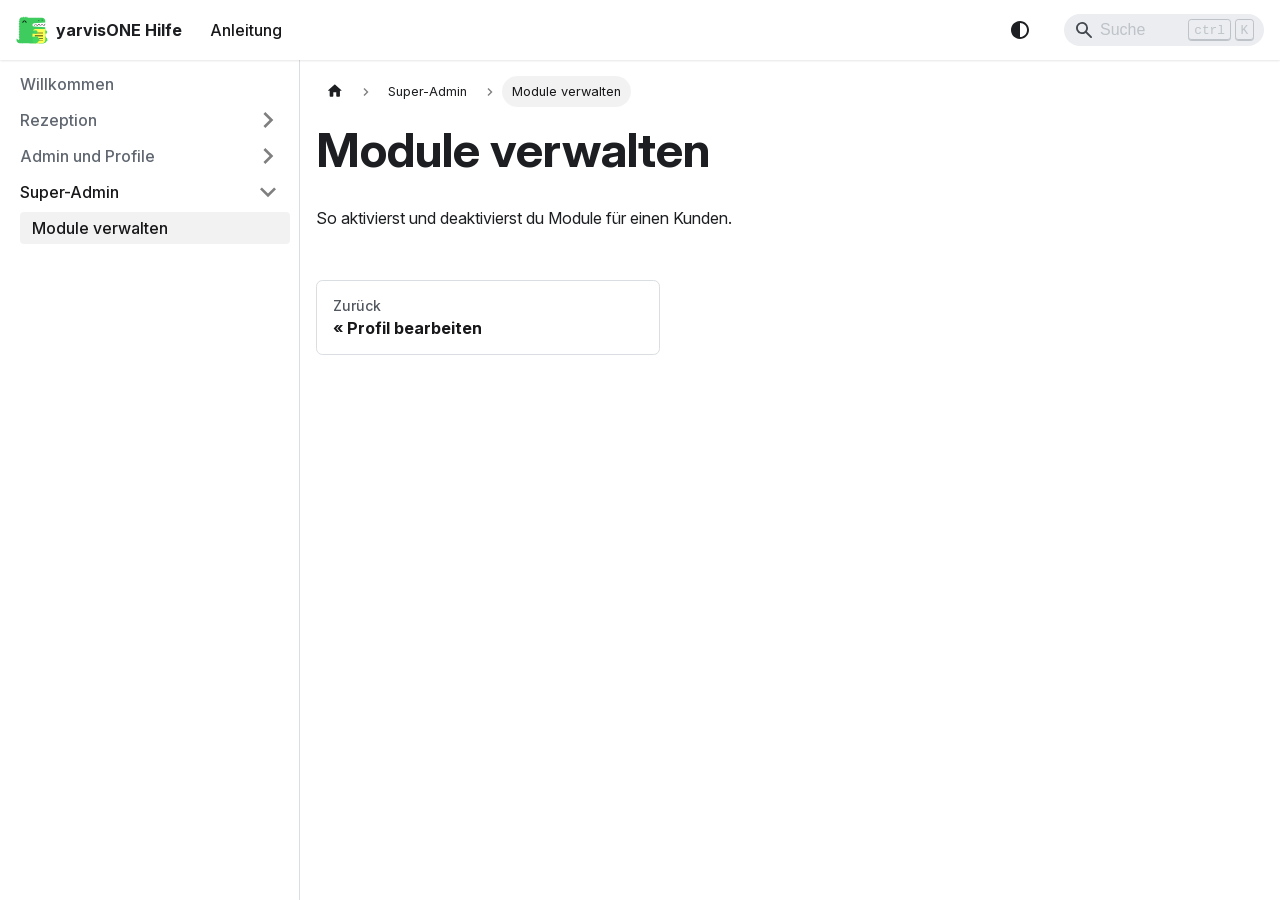
<file: super-admin/module-verwalten/index.html>
<!doctype html>
<html lang="de" dir="ltr" class="docs-wrapper plugin-docs plugin-id-default docs-version-current docs-doc-page docs-doc-id-super-admin/module-verwalten" data-has-hydrated="false">
<head>
<meta charset="UTF-8">
<meta name="generator" content="Docusaurus v3.10.2">
<title data-rh="true">Module verwalten | yarvisONE Hilfe</title><meta data-rh="true" name="viewport" content="width=device-width,initial-scale=1"><meta data-rh="true" name="twitter:card" content="summary_large_image"><meta data-rh="true" property="og:url" content="https://docs.yarvis.one/super-admin/module-verwalten"><meta data-rh="true" property="og:locale" content="de"><meta data-rh="true" name="docusaurus_locale" content="de"><meta data-rh="true" name="docsearch:language" content="de"><meta data-rh="true" name="docusaurus_version" content="current"><meta data-rh="true" name="docusaurus_tag" content="docs-default-current"><meta data-rh="true" name="docsearch:version" content="current"><meta data-rh="true" name="docsearch:docusaurus_tag" content="docs-default-current"><meta data-rh="true" property="og:title" content="Module verwalten | yarvisONE Hilfe"><meta data-rh="true" name="description" content="So aktivierst und deaktivierst du Module für einen Kunden."><meta data-rh="true" property="og:description" content="So aktivierst und deaktivierst du Module für einen Kunden."><link data-rh="true" rel="icon" href="/img/favicon.ico"><link data-rh="true" rel="canonical" href="https://docs.yarvis.one/super-admin/module-verwalten"><link data-rh="true" rel="alternate" href="https://docs.yarvis.one/super-admin/module-verwalten" hreflang="de"><link data-rh="true" rel="alternate" href="https://docs.yarvis.one/super-admin/module-verwalten" hreflang="x-default"><script data-rh="true" type="application/ld+json">{"@context":"https://schema.org","@type":"BreadcrumbList","itemListElement":[{"@type":"ListItem","position":1,"name":"Module verwalten","item":"https://docs.yarvis.one/super-admin/module-verwalten"}]}</script><link rel="stylesheet" href="/assets/css/styles.3ffe184c.css">
<script src="/assets/js/runtime~main.096c8edc.js" defer="defer"></script>
<script src="/assets/js/main.b250cf54.js" defer="defer"></script>
</head>
<body>
<svg style="display: none;"><defs>
<symbol id="theme-svg-external-link" viewBox="0 0 24 24"><path fill="currentColor" d="M21 13v10h-21v-19h12v2h-10v15h17v-8h2zm3-12h-10.988l4.035 4-6.977 7.07 2.828 2.828 6.977-7.07 4.125 4.172v-11z"/></symbol>
</defs></svg>
<script>!function(){var t=function(){try{return new URLSearchParams(window.location.search).get("docusaurus-theme")}catch(t){}}()||function(){try{return window.localStorage.getItem("theme")}catch(t){}}();document.documentElement.setAttribute("data-theme",t||(window.matchMedia("(prefers-color-scheme: dark)").matches?"dark":"light")),document.documentElement.setAttribute("data-theme-choice",t||"system")}(),function(){try{const c=new URLSearchParams(window.location.search).entries();for(var[t,e]of c)if(t.startsWith("docusaurus-data-")){var a=t.replace("docusaurus-data-","data-");document.documentElement.setAttribute(a,e)}}catch(t){}}()</script><div id="__docusaurus"><link rel="preload" as="image" href="/img/logo.svg"><div role="region" aria-label="Zum Hauptinhalt springen"><a class="skipToContent_fXgn" href="#__docusaurus_skipToContent_fallback">Zum Hauptinhalt springen</a></div><nav aria-label="Main" class="theme-layout-navbar navbar navbar--fixed-top"><div class="navbar__inner"><div class="theme-layout-navbar-left navbar__items"><button aria-label="Toggle navigation bar" aria-expanded="false" class="navbar__toggle clean-btn" type="button"><svg width="30" height="30" viewBox="0 0 30 30" aria-hidden="true"><path stroke="currentColor" stroke-linecap="round" stroke-miterlimit="10" stroke-width="2" d="M4 7h22M4 15h22M4 23h22"></path></svg></button><a class="navbar__brand" href="/"><div class="navbar__logo"><img src="/img/logo.svg" alt="yarvisONE Logo" class="themedComponent_mlkZ themedComponent--light_NVdE"><img src="/img/logo.svg" alt="yarvisONE Logo" class="themedComponent_mlkZ themedComponent--dark_xIcU"></div><b class="navbar__title text--truncate">yarvisONE Hilfe</b></a><a aria-current="page" class="navbar__item navbar__link navbar__link--active" href="/">Anleitung</a></div><div class="theme-layout-navbar-right navbar__items navbar__items--right"><div class="toggle_vylO colorModeToggle_DEke"><button class="clean-btn toggleButton_gllP toggleButtonDisabled_aARS" type="button" disabled="" title="system mode" aria-label="Umschalten zwischen dunkler und heller Ansicht (momentan system mode)"><svg viewBox="0 0 24 24" width="24" height="24" aria-hidden="true" class="toggleIcon_g3eP lightToggleIcon_pyhR"><path fill="currentColor" d="M12,9c1.65,0,3,1.35,3,3s-1.35,3-3,3s-3-1.35-3-3S10.35,9,12,9 M12,7c-2.76,0-5,2.24-5,5s2.24,5,5,5s5-2.24,5-5 S14.76,7,12,7L12,7z M2,13l2,0c0.55,0,1-0.45,1-1s-0.45-1-1-1l-2,0c-0.55,0-1,0.45-1,1S1.45,13,2,13z M20,13l2,0c0.55,0,1-0.45,1-1 s-0.45-1-1-1l-2,0c-0.55,0-1,0.45-1,1S19.45,13,20,13z M11,2v2c0,0.55,0.45,1,1,1s1-0.45,1-1V2c0-0.55-0.45-1-1-1S11,1.45,11,2z M11,20v2c0,0.55,0.45,1,1,1s1-0.45,1-1v-2c0-0.55-0.45-1-1-1C11.45,19,11,19.45,11,20z M5.99,4.58c-0.39-0.39-1.03-0.39-1.41,0 c-0.39,0.39-0.39,1.03,0,1.41l1.06,1.06c0.39,0.39,1.03,0.39,1.41,0s0.39-1.03,0-1.41L5.99,4.58z M18.36,16.95 c-0.39-0.39-1.03-0.39-1.41,0c-0.39,0.39-0.39,1.03,0,1.41l1.06,1.06c0.39,0.39,1.03,0.39,1.41,0c0.39-0.39,0.39-1.03,0-1.41 L18.36,16.95z M19.42,5.99c0.39-0.39,0.39-1.03,0-1.41c-0.39-0.39-1.03-0.39-1.41,0l-1.06,1.06c-0.39,0.39-0.39,1.03,0,1.41 s1.03,0.39,1.41,0L19.42,5.99z M7.05,18.36c0.39-0.39,0.39-1.03,0-1.41c-0.39-0.39-1.03-0.39-1.41,0l-1.06,1.06 c-0.39,0.39-0.39,1.03,0,1.41s1.03,0.39,1.41,0L7.05,18.36z"></path></svg><svg viewBox="0 0 24 24" width="24" height="24" aria-hidden="true" class="toggleIcon_g3eP darkToggleIcon_wfgR"><path fill="currentColor" d="M9.37,5.51C9.19,6.15,9.1,6.82,9.1,7.5c0,4.08,3.32,7.4,7.4,7.4c0.68,0,1.35-0.09,1.99-0.27C17.45,17.19,14.93,19,12,19 c-3.86,0-7-3.14-7-7C5,9.07,6.81,6.55,9.37,5.51z M12,3c-4.97,0-9,4.03-9,9s4.03,9,9,9s9-4.03,9-9c0-0.46-0.04-0.92-0.1-1.36 c-0.98,1.37-2.58,2.26-4.4,2.26c-2.98,0-5.4-2.42-5.4-5.4c0-1.81,0.89-3.42,2.26-4.4C12.92,3.04,12.46,3,12,3L12,3z"></path></svg><svg viewBox="0 0 24 24" width="24" height="24" aria-hidden="true" class="toggleIcon_g3eP systemToggleIcon_QzmC"><path fill="currentColor" d="m12 21c4.971 0 9-4.029 9-9s-4.029-9-9-9-9 4.029-9 9 4.029 9 9 9zm4.95-13.95c1.313 1.313 2.05 3.093 2.05 4.95s-0.738 3.637-2.05 4.95c-1.313 1.313-3.093 2.05-4.95 2.05v-14c1.857 0 3.637 0.737 4.95 2.05z"></path></svg></button></div><div class="navbarSearchContainer_Bca1"><div class="navbar__search searchBarContainer_NW3z" dir="ltr"><svg aria-hidden="true" class="searchIcon_T3tP" focusable="false" viewBox="0 0 16 16"><path fill="currentColor" d="M6.02945 10.20327a4.17382 4.17382 0 1 1 4.17382-4.17382 4.15609 4.15609 0 0 1-4.17382 4.17382Zm9.69195 4.2199-4.8225-4.82338A5.88021 5.88021 0 0 0 12.058 6.02856 6.00467 6.00467 0 1 0 9.59979 10.8989l4.82338 4.82338a.89729.89729 0 0 0 1.29912 0 .89749.89749 0 0 0-.00087-1.29909Z"></path></svg><input placeholder="Suche" aria-label="Search" class="navbar__search-input searchInput_YFbd" value=""><div class="loadingRing_RJI3 searchBarLoadingRing_YnHq"><div></div><div></div><div></div><div></div></div></div></div></div></div><div role="presentation" class="navbar-sidebar__backdrop"></div></nav><div id="__docusaurus_skipToContent_fallback" class="theme-layout-main main-wrapper mainWrapper_z2l0"><div class="docsWrapper_hBAB"><button aria-label="Zurück nach oben scrollen" class="clean-btn theme-back-to-top-button backToTopButton_sjWU" type="button"></button><div class="docRoot_UBD9"><aside class="theme-doc-sidebar-container docSidebarContainer_YfHR"><div class="sidebarViewport_aRkj"><div class="sidebar_njMd"><nav aria-label="Docs sidebar" class="menu thin-scrollbar menu_SIkG"><ul class="theme-doc-sidebar-menu menu__list"><li class="theme-doc-sidebar-item-link theme-doc-sidebar-item-link-level-1 menu__list-item"><a class="menu__link" href="/"><span class="linkLabel_WmDU">Willkommen</span></a></li><li class="theme-doc-sidebar-item-category theme-doc-sidebar-item-category-level-1 menu__list-item menu__list-item--collapsed"><div class="menu__list-item-collapsible"><a class="categoryLink_byQd menu__link menu__link--sublist menu__link--sublist-caret" role="button" aria-expanded="false" href="/rezeption/login"><span class="categoryLinkLabel_W154">Rezeption</span></a></div></li><li class="theme-doc-sidebar-item-category theme-doc-sidebar-item-category-level-1 menu__list-item menu__list-item--collapsed"><div class="menu__list-item-collapsible"><a class="categoryLink_byQd menu__link menu__link--sublist menu__link--sublist-caret" role="button" aria-expanded="false" href="/admin-und-profile/profil-bearbeiten"><span class="categoryLinkLabel_W154">Admin und Profile</span></a></div></li><li class="theme-doc-sidebar-item-category theme-doc-sidebar-item-category-level-1 menu__list-item"><div class="menu__list-item-collapsible"><a class="categoryLink_byQd menu__link menu__link--sublist menu__link--sublist-caret menu__link--active" role="button" aria-expanded="true" href="/super-admin/module-verwalten"><span class="categoryLinkLabel_W154">Super-Admin</span></a></div><ul class="menu__list"><li class="theme-doc-sidebar-item-link theme-doc-sidebar-item-link-level-2 menu__list-item"><a class="menu__link menu__link--active" aria-current="page" tabindex="0" href="/super-admin/module-verwalten"><span class="linkLabel_WmDU">Module verwalten</span></a></li></ul></li></ul></nav></div></div></aside><main class="docMainContainer_TBSr"><div class="container padding-top--md padding-bottom--lg"><div class="row"><div class="col docItemCol_VOVn"><div class="docItemContainer_Djhp"><article><nav class="theme-doc-breadcrumbs breadcrumbsContainer_Z_bl" aria-label="Breadcrumbs"><ul class="breadcrumbs"><li class="breadcrumbs__item"><a aria-label="Home page" class="breadcrumbs__link" href="/"><svg viewBox="0 0 24 24" class="breadcrumbHomeIcon_YNFT"><path d="M10 19v-5h4v5c0 .55.45 1 1 1h3c.55 0 1-.45 1-1v-7h1.7c.46 0 .68-.57.33-.87L12.67 3.6c-.38-.34-.96-.34-1.34 0l-8.36 7.53c-.34.3-.13.87.33.87H5v7c0 .55.45 1 1 1h3c.55 0 1-.45 1-1z" fill="currentColor"></path></svg></a></li><li class="breadcrumbs__item"><span class="breadcrumbs__link">Super-Admin</span></li><li class="breadcrumbs__item breadcrumbs__item--active"><span class="breadcrumbs__link">Module verwalten</span></li></ul></nav><div class="theme-doc-markdown markdown"><header><h1>Module verwalten</h1></header>
<p>So aktivierst und deaktivierst du Module für einen Kunden.</p></div></article><nav class="docusaurus-mt-lg pagination-nav" aria-label="Dokumentation Seiten"><a class="pagination-nav__link pagination-nav__link--prev" href="/admin-und-profile/profil-bearbeiten"><div class="pagination-nav__sublabel">Zurück</div><div class="pagination-nav__label">Profil bearbeiten</div></a></nav></div></div></div></div></main></div></div></div></div>
</body>
</html>
</file>
<file: assets/css/styles.3ffe184c.css>
.col,.container{padding:0 var(--ifm-spacing-horizontal);width:100%}.markdown>h2,.markdown>h3,.markdown>h4,.markdown>h5,.markdown>h6{margin-bottom:calc(var(--ifm-heading-vertical-rhythm-bottom)*var(--ifm-leading))}.markdown li,body{word-wrap:break-word}body,ol ol,ol ul,ul ol,ul ul{margin:0}pre,table{overflow:auto}blockquote,pre{margin:0 0 var(--ifm-spacing-vertical)}.breadcrumbs__link,.button{transition-timing-function:var(--ifm-transition-timing-default)}.button,code{vertical-align:middle}.button--outline.button--active,.button--outline:active,.button--outline:hover,:root{--ifm-button-color:var(--ifm-font-color-base-inverse)}.menu__link:hover,a{transition:color var(--ifm-transition-fast) var(--ifm-transition-timing-default)}.navbar--dark,:root{--ifm-navbar-link-hover-color:var(--ifm-color-primary)}.menu,.navbar-sidebar{overflow-x:hidden}:root,html[data-theme=dark]{--ifm-color-emphasis-500:var(--ifm-color-gray-500)}.toggleButton_gllP,html{-webkit-tap-highlight-color:transparent}*,.loadingRing_RJI3 div{box-sizing:border-box}.clean-list,.containsTaskList_mC6p,.details_lb9f>summary,.dropdown__menu,.menu__list{list-style:none}:root{--ifm-color-scheme:light;--ifm-dark-value:10%;--ifm-darker-value:15%;--ifm-darkest-value:30%;--ifm-light-value:15%;--ifm-lighter-value:30%;--ifm-lightest-value:50%;--ifm-contrast-background-value:90%;--ifm-contrast-foreground-value:70%;--ifm-contrast-background-dark-value:70%;--ifm-contrast-foreground-dark-value:90%;--ifm-color-primary:#3578e5;--ifm-color-secondary:#ebedf0;--ifm-color-success:#00a400;--ifm-color-info:#54c7ec;--ifm-color-warning:#ffba00;--ifm-color-danger:#fa383e;--ifm-color-primary-dark:#306cce;--ifm-color-primary-darker:#2d66c3;--ifm-color-primary-darkest:#2554a0;--ifm-color-primary-light:#538ce9;--ifm-color-primary-lighter:#72a1ed;--ifm-color-primary-lightest:#9abcf2;--ifm-color-primary-contrast-background:#ebf2fc;--ifm-color-primary-contrast-foreground:#102445;--ifm-color-secondary-dark:#d4d5d8;--ifm-color-secondary-darker:#c8c9cc;--ifm-color-secondary-darkest:#a4a6a8;--ifm-color-secondary-light:#eef0f2;--ifm-color-secondary-lighter:#f1f2f5;--ifm-color-secondary-lightest:#f5f6f8;--ifm-color-secondary-contrast-background:#fdfdfe;--ifm-color-secondary-contrast-foreground:#474748;--ifm-color-success-dark:#009400;--ifm-color-success-darker:#008b00;--ifm-color-success-darkest:#007300;--ifm-color-success-light:#26b226;--ifm-color-success-lighter:#4dbf4d;--ifm-color-success-lightest:#80d280;--ifm-color-success-contrast-background:#e6f6e6;--ifm-color-success-contrast-foreground:#003100;--ifm-color-info-dark:#4cb3d4;--ifm-color-info-darker:#47a9c9;--ifm-color-info-darkest:#3b8ba5;--ifm-color-info-light:#6ecfef;--ifm-color-info-lighter:#87d8f2;--ifm-color-info-lightest:#aae3f6;--ifm-color-info-contrast-background:#eef9fd;--ifm-color-info-contrast-foreground:#193c47;--ifm-color-warning-dark:#e6a700;--ifm-color-warning-darker:#d99e00;--ifm-color-warning-darkest:#b38200;--ifm-color-warning-light:#ffc426;--ifm-color-warning-lighter:#ffcf4d;--ifm-color-warning-lightest:#ffdd80;--ifm-color-warning-contrast-background:#fff8e6;--ifm-color-warning-contrast-foreground:#4d3800;--ifm-color-danger-dark:#e13238;--ifm-color-danger-darker:#d53035;--ifm-color-danger-darkest:#af272b;--ifm-color-danger-light:#fb565b;--ifm-color-danger-lighter:#fb7478;--ifm-color-danger-lightest:#fd9c9f;--ifm-color-danger-contrast-background:#ffebec;--ifm-color-danger-contrast-foreground:#4b1113;--ifm-color-white:#fff;--ifm-color-black:#000;--ifm-color-gray-0:var(--ifm-color-white);--ifm-color-gray-100:#f5f6f7;--ifm-color-gray-200:#ebedf0;--ifm-color-gray-300:#dadde1;--ifm-color-gray-400:#ccd0d5;--ifm-color-gray-500:#bec3c9;--ifm-color-gray-600:#8d949e;--ifm-color-gray-700:#606770;--ifm-color-gray-800:#444950;--ifm-color-gray-900:#1c1e21;--ifm-color-gray-1000:var(--ifm-color-black);--ifm-color-emphasis-0:var(--ifm-color-gray-0);--ifm-color-emphasis-100:var(--ifm-color-gray-100);--ifm-color-emphasis-200:var(--ifm-color-gray-200);--ifm-color-emphasis-300:var(--ifm-color-gray-300);--ifm-color-emphasis-400:var(--ifm-color-gray-400);--ifm-color-emphasis-600:var(--ifm-color-gray-600);--ifm-color-emphasis-700:var(--ifm-color-gray-700);--ifm-color-emphasis-800:var(--ifm-color-gray-800);--ifm-color-emphasis-900:var(--ifm-color-gray-900);--ifm-color-emphasis-1000:var(--ifm-color-gray-1000);--ifm-color-content:var(--ifm-color-emphasis-900);--ifm-color-content-inverse:var(--ifm-color-emphasis-0);--ifm-color-content-secondary:#525860;--ifm-background-color:#0000;--ifm-background-surface-color:var(--ifm-color-content-inverse);--ifm-global-border-width:1px;--ifm-global-radius:0.4rem;--ifm-hover-overlay:#0000000d;--ifm-font-color-base:var(--ifm-color-content);--ifm-font-color-base-inverse:var(--ifm-color-content-inverse);--ifm-font-color-secondary:var(--ifm-color-content-secondary);--ifm-font-family-base:system-ui,-apple-system,Segoe UI,Roboto,Ubuntu,Cantarell,Noto Sans,sans-serif,BlinkMacSystemFont,"Segoe UI",Helvetica,Arial,sans-serif,"Apple Color Emoji","Segoe UI Emoji","Segoe UI Symbol";--ifm-font-family-monospace:SFMono-Regular,Menlo,Monaco,Consolas,"Liberation Mono","Courier New",monospace;--ifm-font-size-base:100%;--ifm-font-weight-light:300;--ifm-font-weight-normal:400;--ifm-font-weight-semibold:500;--ifm-font-weight-bold:700;--ifm-font-weight-base:var(--ifm-font-weight-normal);--ifm-line-height-base:1.65;--ifm-global-spacing:1rem;--ifm-spacing-vertical:var(--ifm-global-spacing);--ifm-spacing-horizontal:var(--ifm-global-spacing);--ifm-transition-fast:200ms;--ifm-transition-slow:400ms;--ifm-transition-timing-default:cubic-bezier(0.08,0.52,0.52,1);--ifm-global-shadow-lw:0 1px 2px 0 #0000001a;--ifm-global-shadow-md:0 5px 40px #0003;--ifm-global-shadow-tl:0 12px 28px 0 #0003,0 2px 4px 0 #0000001a;--ifm-z-index-dropdown:100;--ifm-z-index-fixed:200;--ifm-z-index-overlay:400;--ifm-container-width:1140px;--ifm-container-width-xl:1320px;--ifm-code-background:#f6f7f8;--ifm-code-border-radius:var(--ifm-global-radius);--ifm-code-font-size:90%;--ifm-code-padding-horizontal:0.1rem;--ifm-code-padding-vertical:0.1rem;--ifm-pre-background:var(--ifm-code-background);--ifm-pre-border-radius:var(--ifm-code-border-radius);--ifm-pre-color:inherit;--ifm-pre-line-height:1.45;--ifm-pre-padding:1rem;--ifm-heading-color:inherit;--ifm-heading-margin-top:0;--ifm-heading-margin-bottom:var(--ifm-spacing-vertical);--ifm-heading-font-family:var(--ifm-font-family-base);--ifm-heading-font-weight:var(--ifm-font-weight-bold);--ifm-heading-line-height:1.25;--ifm-h1-font-size:2rem;--ifm-h2-font-size:1.5rem;--ifm-h3-font-size:1.25rem;--ifm-h4-font-size:1rem;--ifm-h5-font-size:0.875rem;--ifm-h6-font-size:0.85rem;--ifm-image-alignment-padding:1.25rem;--ifm-leading-desktop:1.25;--ifm-leading:calc(var(--ifm-leading-desktop)*1rem);--ifm-list-left-padding:2rem;--ifm-list-margin:1rem;--ifm-list-item-margin:0.25rem;--ifm-list-paragraph-margin:1rem;--ifm-table-cell-padding:0.75rem;--ifm-table-background:#0000;--ifm-table-stripe-background:#00000008;--ifm-table-border-width:1px;--ifm-table-border-color:var(--ifm-color-emphasis-300);--ifm-table-head-background:inherit;--ifm-table-head-color:inherit;--ifm-table-head-font-weight:var(--ifm-font-weight-bold);--ifm-table-cell-color:inherit;--ifm-link-color:var(--ifm-color-primary);--ifm-link-decoration:none;--ifm-link-hover-color:var(--ifm-link-color);--ifm-link-hover-decoration:underline;--ifm-paragraph-margin-bottom:var(--ifm-leading);--ifm-blockquote-font-size:var(--ifm-font-size-base);--ifm-blockquote-border-left-width:2px;--ifm-blockquote-padding-horizontal:var(--ifm-spacing-horizontal);--ifm-blockquote-padding-vertical:0;--ifm-blockquote-shadow:none;--ifm-blockquote-color:var(--ifm-color-emphasis-800);--ifm-blockquote-border-color:var(--ifm-color-emphasis-300);--ifm-hr-background-color:var(--ifm-color-emphasis-500);--ifm-hr-height:1px;--ifm-hr-margin-vertical:1.5rem;--ifm-scrollbar-size:7px;--ifm-scrollbar-track-background-color:#f1f1f1;--ifm-scrollbar-thumb-background-color:silver;--ifm-scrollbar-thumb-hover-background-color:#a7a7a7;--ifm-alert-background-color:inherit;--ifm-alert-border-color:inherit;--ifm-alert-border-radius:var(--ifm-global-radius);--ifm-alert-border-width:0px;--ifm-alert-border-left-width:5px;--ifm-alert-color:var(--ifm-font-color-base);--ifm-alert-padding-horizontal:var(--ifm-spacing-horizontal);--ifm-alert-padding-vertical:var(--ifm-spacing-vertical);--ifm-alert-shadow:var(--ifm-global-shadow-lw);--ifm-avatar-intro-margin:1rem;--ifm-avatar-intro-alignment:inherit;--ifm-avatar-photo-size:3rem;--ifm-badge-background-color:inherit;--ifm-badge-border-color:inherit;--ifm-badge-border-radius:var(--ifm-global-radius);--ifm-badge-border-width:var(--ifm-global-border-width);--ifm-badge-color:var(--ifm-color-white);--ifm-badge-padding-horizontal:calc(var(--ifm-spacing-horizontal)*0.5);--ifm-badge-padding-vertical:calc(var(--ifm-spacing-vertical)*0.25);--ifm-breadcrumb-border-radius:1.5rem;--ifm-breadcrumb-spacing:0.5rem;--ifm-breadcrumb-color-active:var(--ifm-color-primary);--ifm-breadcrumb-item-background-active:var(--ifm-hover-overlay);--ifm-breadcrumb-padding-horizontal:0.8rem;--ifm-breadcrumb-padding-vertical:0.4rem;--ifm-breadcrumb-size-multiplier:1;--ifm-breadcrumb-separator:url('data:image/svg+xml;utf8,<svg xmlns="http://www.w3.org/2000/svg" x="0px" y="0px" viewBox="0 0 256 256"><g><g><polygon points="79.093,0 48.907,30.187 146.72,128 48.907,225.813 79.093,256 207.093,128"/></g></g><g></g><g></g><g></g><g></g><g></g><g></g><g></g><g></g><g></g><g></g><g></g><g></g><g></g><g></g><g></g></svg>');--ifm-breadcrumb-separator-filter:none;--ifm-breadcrumb-separator-size:0.5rem;--ifm-breadcrumb-separator-size-multiplier:1.25;--ifm-button-background-color:inherit;--ifm-button-border-color:var(--ifm-button-background-color);--ifm-button-border-width:var(--ifm-global-border-width);--ifm-button-font-weight:var(--ifm-font-weight-bold);--ifm-button-padding-horizontal:1.5rem;--ifm-button-padding-vertical:0.375rem;--ifm-button-size-multiplier:1;--ifm-button-transition-duration:var(--ifm-transition-fast);--ifm-button-border-radius:calc(var(--ifm-global-radius)*var(--ifm-button-size-multiplier));--ifm-button-group-spacing:2px;--ifm-card-background-color:var(--ifm-background-surface-color);--ifm-card-border-radius:calc(var(--ifm-global-radius)*2);--ifm-card-horizontal-spacing:var(--ifm-global-spacing);--ifm-card-vertical-spacing:var(--ifm-global-spacing);--ifm-toc-border-color:var(--ifm-color-emphasis-300);--ifm-toc-link-color:var(--ifm-color-content-secondary);--ifm-toc-padding-vertical:0.5rem;--ifm-toc-padding-horizontal:0.5rem;--ifm-dropdown-background-color:var(--ifm-background-surface-color);--ifm-dropdown-font-weight:var(--ifm-font-weight-semibold);--ifm-dropdown-link-color:var(--ifm-font-color-base);--ifm-dropdown-hover-background-color:var(--ifm-hover-overlay);--ifm-footer-background-color:var(--ifm-color-emphasis-100);--ifm-footer-color:inherit;--ifm-footer-link-color:var(--ifm-color-emphasis-700);--ifm-footer-link-hover-color:var(--ifm-color-primary);--ifm-footer-link-horizontal-spacing:0.5rem;--ifm-footer-padding-horizontal:calc(var(--ifm-spacing-horizontal)*2);--ifm-footer-padding-vertical:calc(var(--ifm-spacing-vertical)*2);--ifm-footer-title-color:inherit;--ifm-footer-logo-max-width:min(30rem,90vw);--ifm-hero-background-color:var(--ifm-background-surface-color);--ifm-hero-text-color:var(--ifm-color-emphasis-800);--ifm-menu-color:var(--ifm-color-emphasis-700);--ifm-menu-color-active:var(--ifm-color-primary);--ifm-menu-color-background-active:var(--ifm-hover-overlay);--ifm-menu-color-background-hover:var(--ifm-hover-overlay);--ifm-menu-link-padding-horizontal:0.75rem;--ifm-menu-link-padding-vertical:0.375rem;--ifm-menu-link-sublist-icon:url('data:image/svg+xml;utf8,<svg xmlns="http://www.w3.org/2000/svg" width="16px" height="16px" viewBox="0 0 24 24"><path fill="rgba(0,0,0,0.5)" d="M7.41 15.41L12 10.83l4.59 4.58L18 14l-6-6-6 6z"></path></svg>');--ifm-menu-link-sublist-icon-filter:none;--ifm-navbar-background-color:var(--ifm-background-surface-color);--ifm-navbar-height:3.75rem;--ifm-navbar-item-padding-horizontal:0.75rem;--ifm-navbar-item-padding-vertical:0.25rem;--ifm-navbar-link-color:var(--ifm-font-color-base);--ifm-navbar-link-active-color:var(--ifm-link-color);--ifm-navbar-padding-horizontal:var(--ifm-spacing-horizontal);--ifm-navbar-padding-vertical:calc(var(--ifm-spacing-vertical)*0.5);--ifm-navbar-shadow:var(--ifm-global-shadow-lw);--ifm-navbar-search-input-background-color:var(--ifm-color-emphasis-200);--ifm-navbar-search-input-color:var(--ifm-color-emphasis-800);--ifm-navbar-search-input-placeholder-color:var(--ifm-color-emphasis-500);--ifm-navbar-search-input-icon:url('data:image/svg+xml;utf8,<svg fill="currentColor" xmlns="http://www.w3.org/2000/svg" viewBox="0 0 16 16" height="16px" width="16px"><path d="M6.02945,10.20327a4.17382,4.17382,0,1,1,4.17382-4.17382A4.15609,4.15609,0,0,1,6.02945,10.20327Zm9.69195,4.2199L10.8989,9.59979A5.88021,5.88021,0,0,0,12.058,6.02856,6.00467,6.00467,0,1,0,9.59979,10.8989l4.82338,4.82338a.89729.89729,0,0,0,1.29912,0,.89749.89749,0,0,0-.00087-1.29909Z" /></svg>');--ifm-navbar-sidebar-width:83vw;--ifm-pagination-border-radius:var(--ifm-global-radius);--ifm-pagination-color-active:var(--ifm-color-primary);--ifm-pagination-font-size:1rem;--ifm-pagination-item-active-background:var(--ifm-hover-overlay);--ifm-pagination-page-spacing:0.2em;--ifm-pagination-padding-horizontal:calc(var(--ifm-spacing-horizontal)*1);--ifm-pagination-padding-vertical:calc(var(--ifm-spacing-vertical)*0.25);--ifm-pagination-nav-border-radius:var(--ifm-global-radius);--ifm-pagination-nav-color-hover:var(--ifm-color-primary);--ifm-pills-color-active:var(--ifm-color-primary);--ifm-pills-color-background-active:var(--ifm-hover-overlay);--ifm-pills-spacing:0.125rem;--ifm-tabs-color:var(--ifm-font-color-secondary);--ifm-tabs-color-active:var(--ifm-color-primary);--ifm-tabs-color-active-border:var(--ifm-tabs-color-active);--ifm-tabs-padding-horizontal:1rem;--ifm-tabs-padding-vertical:1rem}.badge--danger,.badge--info,.badge--primary,.badge--secondary,.badge--success,.badge--warning{--ifm-badge-border-color:var(--ifm-badge-background-color)}.button--link,.button--outline{--ifm-button-background-color:#0000}html{background-color:var(--ifm-background-color);color:var(--ifm-font-color-base);color-scheme:var(--ifm-color-scheme);font:var(--ifm-font-size-base)/var(--ifm-line-height-base) var(--ifm-font-family-base);-webkit-font-smoothing:antialiased;text-rendering:optimizelegibility;-webkit-text-size-adjust:100%;text-size-adjust:100%}iframe{border:0;color-scheme:auto}.container{margin:0 auto;max-width:var(--ifm-container-width)}.container--fluid{max-width:inherit}.row{display:flex;flex-wrap:wrap;margin:0 calc(var(--ifm-spacing-horizontal)*-1)}.margin-bottom--none,.margin-vert--none,.markdown>:last-child{margin-bottom:0!important}.margin-top--none,.margin-vert--none{margin-top:0!important}.row--no-gutters{margin-left:0;margin-right:0}.margin-horiz--none,.margin-right--none{margin-right:0!important}.row--no-gutters>.col{padding-left:0;padding-right:0}.row--align-top{align-items:flex-start}.row--align-bottom{align-items:flex-end}.menuExternalLink_NmtK,.row--align-center{align-items:center}.row--align-stretch{align-items:stretch}.row--align-baseline{align-items:baseline}.col{--ifm-col-width:100%;flex:1 0;margin-left:0;max-width:var(--ifm-col-width)}.padding-bottom--none,.padding-vert--none{padding-bottom:0!important}.padding-top--none,.padding-vert--none{padding-top:0!important}.padding-horiz--none,.padding-left--none{padding-left:0!important}.padding-horiz--none,.padding-right--none{padding-right:0!important}.col[class*=col--]{flex:0 0 var(--ifm-col-width)}.col--1{--ifm-col-width:8.33333%}.col--offset-1{margin-left:8.33333%}.col--2{--ifm-col-width:16.66667%}.col--offset-2{margin-left:16.66667%}.col--3{--ifm-col-width:25%}.col--offset-3{margin-left:25%}.col--4{--ifm-col-width:33.33333%}.col--offset-4{margin-left:33.33333%}.col--5{--ifm-col-width:41.66667%}.col--offset-5{margin-left:41.66667%}.col--6{--ifm-col-width:50%}.col--offset-6{margin-left:50%}.col--7{--ifm-col-width:58.33333%}.col--offset-7{margin-left:58.33333%}.col--8{--ifm-col-width:66.66667%}.col--offset-8{margin-left:66.66667%}.col--9{--ifm-col-width:75%}.col--offset-9{margin-left:75%}.col--10{--ifm-col-width:83.33333%}.col--offset-10{margin-left:83.33333%}.col--11{--ifm-col-width:91.66667%}.col--offset-11{margin-left:91.66667%}.col--12{--ifm-col-width:100%}.col--offset-12{margin-left:100%}.margin-horiz--none,.margin-left--none{margin-left:0!important}.margin--none{margin:0!important}.margin-bottom--xs,.margin-vert--xs{margin-bottom:.25rem!important}.margin-top--xs,.margin-vert--xs{margin-top:.25rem!important}.margin-horiz--xs,.margin-left--xs{margin-left:.25rem!important}.margin-horiz--xs,.margin-right--xs{margin-right:.25rem!important}.margin--xs{margin:.25rem!important}.margin-bottom--sm,.margin-vert--sm{margin-bottom:.5rem!important}.margin-top--sm,.margin-vert--sm{margin-top:.5rem!important}.margin-horiz--sm,.margin-left--sm{margin-left:.5rem!important}.margin-horiz--sm,.margin-right--sm{margin-right:.5rem!important}.margin--sm{margin:.5rem!important}.margin-bottom--md,.margin-vert--md{margin-bottom:1rem!important}.margin-top--md,.margin-vert--md{margin-top:1rem!important}.margin-horiz--md,.margin-left--md{margin-left:1rem!important}.margin-horiz--md,.margin-right--md{margin-right:1rem!important}.margin--md{margin:1rem!important}.margin-bottom--lg,.margin-vert--lg{margin-bottom:2rem!important}.margin-top--lg,.margin-vert--lg{margin-top:2rem!important}.margin-horiz--lg,.margin-left--lg{margin-left:2rem!important}.margin-horiz--lg,.margin-right--lg{margin-right:2rem!important}.margin--lg{margin:2rem!important}.margin-bottom--xl,.margin-vert--xl{margin-bottom:5rem!important}.margin-top--xl,.margin-vert--xl{margin-top:5rem!important}.margin-horiz--xl,.margin-left--xl{margin-left:5rem!important}.margin-horiz--xl,.margin-right--xl{margin-right:5rem!important}.margin--xl{margin:5rem!important}.padding--none{padding:0!important}.padding-bottom--xs,.padding-vert--xs{padding-bottom:.25rem!important}.padding-top--xs,.padding-vert--xs{padding-top:.25rem!important}.padding-horiz--xs,.padding-left--xs{padding-left:.25rem!important}.padding-horiz--xs,.padding-right--xs{padding-right:.25rem!important}.padding--xs{padding:.25rem!important}.padding-bottom--sm,.padding-vert--sm{padding-bottom:.5rem!important}.padding-top--sm,.padding-vert--sm{padding-top:.5rem!important}.padding-horiz--sm,.padding-left--sm{padding-left:.5rem!important}.padding-horiz--sm,.padding-right--sm{padding-right:.5rem!important}.padding--sm{padding:.5rem!important}.padding-bottom--md,.padding-vert--md{padding-bottom:1rem!important}.padding-top--md,.padding-vert--md{padding-top:1rem!important}.padding-horiz--md,.padding-left--md{padding-left:1rem!important}.padding-horiz--md,.padding-right--md{padding-right:1rem!important}.padding--md{padding:1rem!important}.padding-bottom--lg,.padding-vert--lg{padding-bottom:2rem!important}.padding-top--lg,.padding-vert--lg{padding-top:2rem!important}.padding-horiz--lg,.padding-left--lg{padding-left:2rem!important}.padding-horiz--lg,.padding-right--lg{padding-right:2rem!important}.padding--lg{padding:2rem!important}.padding-bottom--xl,.padding-vert--xl{padding-bottom:5rem!important}.padding-top--xl,.padding-vert--xl{padding-top:5rem!important}.padding-horiz--xl,.padding-left--xl{padding-left:5rem!important}.padding-horiz--xl,.padding-right--xl{padding-right:5rem!important}.padding--xl{padding:5rem!important}code{background-color:var(--ifm-code-background);border:.1rem solid #0000001a;border-radius:var(--ifm-code-border-radius);font-family:var(--ifm-font-family-monospace);font-size:var(--ifm-code-font-size);padding:var(--ifm-code-padding-vertical) var(--ifm-code-padding-horizontal)}a code{color:inherit}pre{background-color:var(--ifm-pre-background);border-radius:var(--ifm-pre-border-radius);color:var(--ifm-pre-color);font:var(--ifm-code-font-size)/var(--ifm-pre-line-height) var(--ifm-font-family-monospace);padding:var(--ifm-pre-padding)}pre code{background-color:initial;border:none;font-size:100%;line-height:inherit;padding:0}kbd{background-color:var(--ifm-color-emphasis-0);border:1px solid var(--ifm-color-emphasis-400);border-radius:.2rem;box-shadow:inset 0 -1px 0 var(--ifm-color-emphasis-400);color:var(--ifm-color-emphasis-800);font:80% var(--ifm-font-family-monospace);padding:.15rem .3rem}h1,h2,h3,h4,h5,h6{color:var(--ifm-heading-color);font-family:var(--ifm-heading-font-family);font-weight:var(--ifm-heading-font-weight);line-height:var(--ifm-heading-line-height);margin:var(--ifm-heading-margin-top) 0 var(--ifm-heading-margin-bottom) 0}h1{font-size:var(--ifm-h1-font-size)}h2{font-size:var(--ifm-h2-font-size)}h3{font-size:var(--ifm-h3-font-size)}h4{font-size:var(--ifm-h4-font-size)}h5{font-size:var(--ifm-h5-font-size)}h6{font-size:var(--ifm-h6-font-size)}img{max-width:100%}img[align=right]{padding-left:var(--image-alignment-padding)}img[align=left]{padding-right:var(--image-alignment-padding)}.markdown{--ifm-h1-vertical-rhythm-top:3;--ifm-h2-vertical-rhythm-top:2;--ifm-h3-vertical-rhythm-top:1.5;--ifm-heading-vertical-rhythm-top:1.25;--ifm-h1-vertical-rhythm-bottom:1.25;--ifm-heading-vertical-rhythm-bottom:1}.markdown:after,.markdown:before{content:"";display:table}.markdown:after{clear:both}.markdown h1:first-child{--ifm-h1-font-size:3rem;margin-bottom:calc(var(--ifm-h1-vertical-rhythm-bottom)*var(--ifm-leading))}.markdown>h2{--ifm-h2-font-size:2rem;margin-top:calc(var(--ifm-h2-vertical-rhythm-top)*var(--ifm-leading))}.markdown>h3{--ifm-h3-font-size:1.5rem;margin-top:calc(var(--ifm-h3-vertical-rhythm-top)*var(--ifm-leading))}.markdown>h4,.markdown>h5,.markdown>h6{margin-top:calc(var(--ifm-heading-vertical-rhythm-top)*var(--ifm-leading))}.markdown>p,.markdown>pre,.markdown>ul{margin-bottom:var(--ifm-leading)}.markdown li>p{margin-top:var(--ifm-list-paragraph-margin)}.markdown li+li{margin-top:var(--ifm-list-item-margin)}ol,ul{margin:0 0 var(--ifm-list-margin);padding-left:var(--ifm-list-left-padding)}ol ol,ul ol{list-style-type:lower-roman}ol ol ol,ol ul ol,ul ol ol,ul ul ol{list-style-type:lower-alpha}table{border-collapse:collapse;display:block;margin-bottom:var(--ifm-spacing-vertical)}table thead tr{border-bottom:2px solid var(--ifm-table-border-color)}table thead,table tr:nth-child(2n){background-color:var(--ifm-table-stripe-background)}table tr{background-color:var(--ifm-table-background);border-top:var(--ifm-table-border-width) solid var(--ifm-table-border-color)}table td,table th{border:var(--ifm-table-border-width) solid var(--ifm-table-border-color);padding:var(--ifm-table-cell-padding)}table th{background-color:var(--ifm-table-head-background);color:var(--ifm-table-head-color);font-weight:var(--ifm-table-head-font-weight)}table td{color:var(--ifm-table-cell-color)}strong{font-weight:var(--ifm-font-weight-bold)}a{color:var(--ifm-link-color);text-decoration:var(--ifm-link-decoration)}a:hover{color:var(--ifm-link-hover-color);text-decoration:var(--ifm-link-hover-decoration)}.button:hover,.text--no-decoration,.text--no-decoration:hover,a:not([href]){-webkit-text-decoration:none;text-decoration:none}p{margin:0 0 var(--ifm-paragraph-margin-bottom)}blockquote{border-left:var(--ifm-blockquote-border-left-width) solid var(--ifm-blockquote-border-color);box-shadow:var(--ifm-blockquote-shadow);color:var(--ifm-blockquote-color);font-size:var(--ifm-blockquote-font-size);padding:var(--ifm-blockquote-padding-vertical) var(--ifm-blockquote-padding-horizontal)}blockquote>:first-child{margin-top:0}blockquote>:last-child{margin-bottom:0}hr{background-color:var(--ifm-hr-background-color);border:0;height:var(--ifm-hr-height);margin:var(--ifm-hr-margin-vertical) 0}.shadow--lw{box-shadow:var(--ifm-global-shadow-lw)!important}.shadow--md{box-shadow:var(--ifm-global-shadow-md)!important}.shadow--tl{box-shadow:var(--ifm-global-shadow-tl)!important}.text--primary,.wordWrapButtonEnabled_uzNF .wordWrapButtonIcon_b1P5{color:var(--ifm-color-primary)}.text--secondary{color:var(--ifm-color-secondary)}.text--success{color:var(--ifm-color-success)}.text--info{color:var(--ifm-color-info)}.text--warning{color:var(--ifm-color-warning)}.text--danger{color:var(--ifm-color-danger)}.text--center{text-align:center}.text--left{text-align:left}.text--justify{text-align:justify}.text--right{text-align:right}.text--capitalize{text-transform:capitalize}.text--lowercase{text-transform:lowercase}.admonitionHeading_Gvgb,.alert__heading,.text--uppercase{text-transform:uppercase}.text--light{font-weight:var(--ifm-font-weight-light)}.text--normal{font-weight:var(--ifm-font-weight-normal)}.text--semibold{font-weight:var(--ifm-font-weight-semibold)}.text--bold{font-weight:var(--ifm-font-weight-bold)}.text--italic{font-style:italic}.text--truncate{overflow:hidden;text-overflow:ellipsis;white-space:nowrap}.text--break{word-wrap:break-word!important;word-break:break-word!important}.clean-btn{background:none;border:none;color:inherit;cursor:pointer;font-family:inherit;padding:0}.alert,.alert .close{color:var(--ifm-alert-foreground-color)}.clean-list{padding-left:0}.alert--primary{--ifm-alert-background-color:var(--ifm-color-primary-contrast-background);--ifm-alert-background-color-highlight:#3578e526;--ifm-alert-foreground-color:var(--ifm-color-primary-contrast-foreground);--ifm-alert-border-color:var(--ifm-color-primary-dark)}.alert--secondary{--ifm-alert-background-color:var(--ifm-color-secondary-contrast-background);--ifm-alert-background-color-highlight:#ebedf026;--ifm-alert-foreground-color:var(--ifm-color-secondary-contrast-foreground);--ifm-alert-border-color:var(--ifm-color-secondary-dark)}.alert--success{--ifm-alert-background-color:var(--ifm-color-success-contrast-background);--ifm-alert-background-color-highlight:#00a40026;--ifm-alert-foreground-color:var(--ifm-color-success-contrast-foreground);--ifm-alert-border-color:var(--ifm-color-success-dark)}.alert--info{--ifm-alert-background-color:var(--ifm-color-info-contrast-background);--ifm-alert-background-color-highlight:#54c7ec26;--ifm-alert-foreground-color:var(--ifm-color-info-contrast-foreground);--ifm-alert-border-color:var(--ifm-color-info-dark)}.alert--warning{--ifm-alert-background-color:var(--ifm-color-warning-contrast-background);--ifm-alert-background-color-highlight:#ffba0026;--ifm-alert-foreground-color:var(--ifm-color-warning-contrast-foreground);--ifm-alert-border-color:var(--ifm-color-warning-dark)}.alert--danger{--ifm-alert-background-color:var(--ifm-color-danger-contrast-background);--ifm-alert-background-color-highlight:#fa383e26;--ifm-alert-foreground-color:var(--ifm-color-danger-contrast-foreground);--ifm-alert-border-color:var(--ifm-color-danger-dark)}.alert{--ifm-code-background:var(--ifm-alert-background-color-highlight);--ifm-link-color:var(--ifm-alert-foreground-color);--ifm-link-hover-color:var(--ifm-alert-foreground-color);--ifm-link-decoration:underline;--ifm-tabs-color:var(--ifm-alert-foreground-color);--ifm-tabs-color-active:var(--ifm-alert-foreground-color);--ifm-tabs-color-active-border:var(--ifm-alert-border-color);background-color:var(--ifm-alert-background-color);border:var(--ifm-alert-border-width) solid var(--ifm-alert-border-color);border-left-width:var(--ifm-alert-border-left-width);border-radius:var(--ifm-alert-border-radius);box-shadow:var(--ifm-alert-shadow);padding:var(--ifm-alert-padding-vertical) var(--ifm-alert-padding-horizontal)}.alert__heading{align-items:center;display:flex;font:700 var(--ifm-h5-font-size)/var(--ifm-heading-line-height) var(--ifm-heading-font-family);margin-bottom:.5rem}.alert__icon{display:inline-flex;margin-right:.4em}.alert__icon svg{fill:var(--ifm-alert-foreground-color);stroke:var(--ifm-alert-foreground-color);stroke-width:0}.alert .close{margin:calc(var(--ifm-alert-padding-vertical)*-1) calc(var(--ifm-alert-padding-horizontal)*-1) 0 0;opacity:.75}.alert .close:focus,.alert .close:hover{opacity:1}.alert a{text-decoration-color:var(--ifm-alert-border-color)}.alert a:hover{text-decoration-thickness:2px}.avatar{column-gap:var(--ifm-avatar-intro-margin);display:flex}.avatar__photo{border-radius:50%;display:block;height:var(--ifm-avatar-photo-size);overflow:hidden;width:var(--ifm-avatar-photo-size)}.card--full-height,.navbar__logo img,body,html{height:100%}.avatar__photo--sm{--ifm-avatar-photo-size:2rem}.avatar__photo--lg{--ifm-avatar-photo-size:4rem}.avatar__photo--xl{--ifm-avatar-photo-size:6rem}.avatar__intro{display:flex;flex:1 1;flex-direction:column;justify-content:center;text-align:var(--ifm-avatar-intro-alignment)}.badge,.breadcrumbs__item,.breadcrumbs__link,.button,.dropdown>.navbar__link:after,.searchBarContainer_NW3z.searchIndexLoading_EJ1f .searchBarLoadingRing_YnHq{display:inline-block}.avatar__name{font:700 var(--ifm-h4-font-size)/var(--ifm-heading-line-height) var(--ifm-font-family-base)}.avatar__subtitle{margin-top:.25rem}.avatar--vertical{--ifm-avatar-intro-alignment:center;--ifm-avatar-intro-margin:0.5rem;align-items:center;flex-direction:column}.badge{background-color:var(--ifm-badge-background-color);border:var(--ifm-badge-border-width) solid var(--ifm-badge-border-color);border-radius:var(--ifm-badge-border-radius);color:var(--ifm-badge-color);font-size:75%;font-weight:var(--ifm-font-weight-bold);line-height:1;padding:var(--ifm-badge-padding-vertical) var(--ifm-badge-padding-horizontal)}.badge--primary{--ifm-badge-background-color:var(--ifm-color-primary)}.badge--secondary{--ifm-badge-background-color:var(--ifm-color-secondary);color:var(--ifm-color-black)}.breadcrumbs__link,.button.button--secondary.button--outline:not(.button--active):not(:hover){color:var(--ifm-font-color-base)}.badge--success{--ifm-badge-background-color:var(--ifm-color-success)}.badge--info{--ifm-badge-background-color:var(--ifm-color-info)}.badge--warning{--ifm-badge-background-color:var(--ifm-color-warning)}.badge--danger{--ifm-badge-background-color:var(--ifm-color-danger)}.breadcrumbs{margin-bottom:0;padding-left:0}.breadcrumbs__item:not(:last-child):after{background:var(--ifm-breadcrumb-separator) center;content:" ";display:inline-block;filter:var(--ifm-breadcrumb-separator-filter);height:calc(var(--ifm-breadcrumb-separator-size)*var(--ifm-breadcrumb-size-multiplier)*var(--ifm-breadcrumb-separator-size-multiplier));margin:0 var(--ifm-breadcrumb-spacing);opacity:.5;width:calc(var(--ifm-breadcrumb-separator-size)*var(--ifm-breadcrumb-size-multiplier)*var(--ifm-breadcrumb-separator-size-multiplier))}.breadcrumbs__item--active .breadcrumbs__link{background:var(--ifm-breadcrumb-item-background-active);color:var(--ifm-breadcrumb-color-active)}.breadcrumbs__link{border-radius:var(--ifm-breadcrumb-border-radius);font-size:calc(1rem*var(--ifm-breadcrumb-size-multiplier));padding:calc(var(--ifm-breadcrumb-padding-vertical)*var(--ifm-breadcrumb-size-multiplier)) calc(var(--ifm-breadcrumb-padding-horizontal)*var(--ifm-breadcrumb-size-multiplier));transition-duration:var(--ifm-transition-fast);transition-property:background,color}.breadcrumbs__link:any-link:hover,.breadcrumbs__link:link:hover,.breadcrumbs__link:visited:hover,area[href].breadcrumbs__link:hover{background:var(--ifm-breadcrumb-item-background-active);-webkit-text-decoration:none;text-decoration:none}.breadcrumbs--sm{--ifm-breadcrumb-size-multiplier:0.8}.breadcrumbs--lg{--ifm-breadcrumb-size-multiplier:1.2}.button{background-color:var(--ifm-button-background-color);border:var(--ifm-button-border-width) solid var(--ifm-button-border-color);border-radius:var(--ifm-button-border-radius);cursor:pointer;font-size:calc(.875rem*var(--ifm-button-size-multiplier));font-weight:var(--ifm-button-font-weight);line-height:1.5;padding:calc(var(--ifm-button-padding-vertical)*var(--ifm-button-size-multiplier)) calc(var(--ifm-button-padding-horizontal)*var(--ifm-button-size-multiplier));text-align:center;transition-duration:var(--ifm-button-transition-duration);transition-property:color,background,border-color;-webkit-user-select:none;user-select:none;white-space:nowrap}.button,.button:hover{color:var(--ifm-button-color)}.button--outline{--ifm-button-color:var(--ifm-button-border-color)}.button--outline:hover{--ifm-button-background-color:var(--ifm-button-border-color)}.button--link{--ifm-button-border-color:#0000;color:var(--ifm-link-color);text-decoration:var(--ifm-link-decoration)}.button--link.button--active,.button--link:active,.button--link:hover{color:var(--ifm-link-hover-color);text-decoration:var(--ifm-link-hover-decoration)}.dropdown__link--active,.dropdown__link:hover,.menu__link:hover,.navbar__brand:hover,.navbar__link--active,.navbar__link:hover,.pagination-nav__link:hover,.pagination__link:hover,.tag_zVej:hover{-webkit-text-decoration:none;text-decoration:none}.button.disabled,.button:disabled,.button[disabled]{opacity:.65;pointer-events:none}.button--sm{--ifm-button-size-multiplier:0.8}.button--lg{--ifm-button-size-multiplier:1.35}.button--block{display:block;width:100%}.button.button--secondary{color:var(--ifm-color-gray-900)}:where(.button--primary){--ifm-button-background-color:var(--ifm-color-primary);--ifm-button-border-color:var(--ifm-color-primary)}:where(.button--primary):not(.button--outline):hover{--ifm-button-background-color:var(--ifm-color-primary-dark);--ifm-button-border-color:var(--ifm-color-primary-dark)}.button--primary.button--active,.button--primary:active{--ifm-button-background-color:var(--ifm-color-primary-darker);--ifm-button-border-color:var(--ifm-color-primary-darker)}:where(.button--secondary){--ifm-button-background-color:var(--ifm-color-secondary);--ifm-button-border-color:var(--ifm-color-secondary)}:where(.button--secondary):not(.button--outline):hover{--ifm-button-background-color:var(--ifm-color-secondary-dark);--ifm-button-border-color:var(--ifm-color-secondary-dark)}.button--secondary.button--active,.button--secondary:active{--ifm-button-background-color:var(--ifm-color-secondary-darker);--ifm-button-border-color:var(--ifm-color-secondary-darker)}:where(.button--success){--ifm-button-background-color:var(--ifm-color-success);--ifm-button-border-color:var(--ifm-color-success)}:where(.button--success):not(.button--outline):hover{--ifm-button-background-color:var(--ifm-color-success-dark);--ifm-button-border-color:var(--ifm-color-success-dark)}.button--success.button--active,.button--success:active{--ifm-button-background-color:var(--ifm-color-success-darker);--ifm-button-border-color:var(--ifm-color-success-darker)}:where(.button--info){--ifm-button-background-color:var(--ifm-color-info);--ifm-button-border-color:var(--ifm-color-info)}:where(.button--info):not(.button--outline):hover{--ifm-button-background-color:var(--ifm-color-info-dark);--ifm-button-border-color:var(--ifm-color-info-dark)}.button--info.button--active,.button--info:active{--ifm-button-background-color:var(--ifm-color-info-darker);--ifm-button-border-color:var(--ifm-color-info-darker)}:where(.button--warning){--ifm-button-background-color:var(--ifm-color-warning);--ifm-button-border-color:var(--ifm-color-warning)}:where(.button--warning):not(.button--outline):hover{--ifm-button-background-color:var(--ifm-color-warning-dark);--ifm-button-border-color:var(--ifm-color-warning-dark)}.button--warning.button--active,.button--warning:active{--ifm-button-background-color:var(--ifm-color-warning-darker);--ifm-button-border-color:var(--ifm-color-warning-darker)}:where(.button--danger){--ifm-button-background-color:var(--ifm-color-danger);--ifm-button-border-color:var(--ifm-color-danger)}:where(.button--danger):not(.button--outline):hover{--ifm-button-background-color:var(--ifm-color-danger-dark);--ifm-button-border-color:var(--ifm-color-danger-dark)}.button--danger.button--active,.button--danger:active{--ifm-button-background-color:var(--ifm-color-danger-darker);--ifm-button-border-color:var(--ifm-color-danger-darker)}.button-group{display:inline-flex;gap:var(--ifm-button-group-spacing)}.button-group>.button:not(:first-child){border-bottom-left-radius:0;border-top-left-radius:0}.button-group>.button:not(:last-child){border-bottom-right-radius:0;border-top-right-radius:0}.button-group--block{display:flex;justify-content:stretch}.button-group--block>.button{flex-grow:1}.card{background-color:var(--ifm-card-background-color);border-radius:var(--ifm-card-border-radius);box-shadow:var(--ifm-global-shadow-lw);display:flex;flex-direction:column;overflow:hidden}.card__image{padding-top:var(--ifm-card-vertical-spacing)}.card__image:first-child{padding-top:0}.card__body,.card__footer,.card__header{padding:var(--ifm-card-vertical-spacing) var(--ifm-card-horizontal-spacing)}.card__body:not(:last-child),.card__footer:not(:last-child),.card__header:not(:last-child){padding-bottom:0}.card__body>:last-child,.card__footer>:last-child,.card__header>:last-child{margin-bottom:0}.card__footer{margin-top:auto}.table-of-contents{font-size:.8rem;margin-bottom:0;padding:var(--ifm-toc-padding-vertical) 0}.table-of-contents,.table-of-contents ul{list-style:none;padding-left:var(--ifm-toc-padding-horizontal)}.table-of-contents li{margin:var(--ifm-toc-padding-vertical) var(--ifm-toc-padding-horizontal)}.table-of-contents__left-border{border-left:1px solid var(--ifm-toc-border-color)}.table-of-contents__link{color:var(--ifm-toc-link-color);display:block}.table-of-contents__link--active,.table-of-contents__link--active code,.table-of-contents__link:hover,.table-of-contents__link:hover code{color:var(--ifm-color-primary);-webkit-text-decoration:none;text-decoration:none}.content_knG7 a,.hitFooter_E9YW a,.suggestion_fB_2.cursor_eG29 mark{-webkit-text-decoration:underline;text-decoration:underline}.close{color:var(--ifm-color-black);float:right;font-size:1.5rem;font-weight:var(--ifm-font-weight-bold);line-height:1;opacity:.5;padding:1rem;transition:opacity var(--ifm-transition-fast) var(--ifm-transition-timing-default)}.close:hover{opacity:.7}.close:focus,.theme-code-block-highlighted-line .codeLineNumber_Tfdd:before{opacity:.8}.dropdown{display:inline-flex;font-weight:var(--ifm-dropdown-font-weight);position:relative;vertical-align:top}.dropdown--hoverable:hover .dropdown__menu,.dropdown--show .dropdown__menu{opacity:1;pointer-events:all;transform:translateY(-1px);visibility:visible}#nprogress,.dropdown__menu,.navbar__item.dropdown .navbar__link:not([href]),.searchHintContainer_Pkmr,.searchIcon_T3tP{pointer-events:none}.dropdown--right .dropdown__menu{left:inherit;right:0}.dropdown--nocaret .navbar__link:after{content:none!important}.dropdown__menu{background-color:var(--ifm-dropdown-background-color);border-radius:var(--ifm-global-radius);box-shadow:var(--ifm-global-shadow-md);left:0;max-height:80vh;min-width:10rem;opacity:0;overflow-y:auto;padding:.5rem;position:absolute;top:calc(100% - var(--ifm-navbar-item-padding-vertical) + .3rem);transform:translateY(-.625rem);transition-duration:var(--ifm-transition-fast);transition-property:opacity,transform,visibility;transition-timing-function:var(--ifm-transition-timing-default);visibility:hidden;z-index:var(--ifm-z-index-dropdown)}.menu__caret,.menu__link,.menu__list-item-collapsible{border-radius:.25rem;transition:background var(--ifm-transition-fast) var(--ifm-transition-timing-default)}.dropdown__link{border-radius:.25rem;color:var(--ifm-dropdown-link-color);display:block;font-size:.875rem;margin-top:.2rem;padding:.25rem .5rem;white-space:nowrap}.dropdown__link--active,.dropdown__link:hover{background-color:var(--ifm-dropdown-hover-background-color);color:var(--ifm-dropdown-link-color)}.dropdown__link--active,.dropdown__link--active:hover{--ifm-dropdown-link-color:var(--ifm-link-color)}.dropdown>.navbar__link:after{border-color:currentcolor #0000;border-style:solid;border-width:.4em .4em 0;content:"";margin-left:.3em;position:relative;top:2px;transform:translateY(-50%)}.footer{background-color:var(--ifm-footer-background-color);color:var(--ifm-footer-color);padding:var(--ifm-footer-padding-vertical) var(--ifm-footer-padding-horizontal)}.footer--dark{--ifm-footer-background-color:#303846;--ifm-footer-color:var(--ifm-footer-link-color);--ifm-footer-link-color:var(--ifm-color-secondary);--ifm-footer-title-color:var(--ifm-color-white)}.footer__links{margin-bottom:1rem}.footer__link-item{color:var(--ifm-footer-link-color);line-height:2}.footer__link-item:hover{color:var(--ifm-footer-link-hover-color)}.footer__link-separator{margin:0 var(--ifm-footer-link-horizontal-spacing)}.footer__logo{margin-top:1rem;max-width:var(--ifm-footer-logo-max-width)}.footer__title{color:var(--ifm-footer-title-color);font:700 var(--ifm-h4-font-size)/var(--ifm-heading-line-height) var(--ifm-font-family-base);margin-bottom:var(--ifm-heading-margin-bottom)}.menu,.navbar__link{font-weight:var(--ifm-font-weight-semibold)}.docItemContainer_Djhp article>:first-child,.docItemContainer_Djhp header+*,.footer__item{margin-top:0}.admonitionContent_BuS1>:last-child,.collapsibleContent_i85q p:last-child,.details_lb9f>summary>p:last-child,.footer__items,.searchResultItem_U687>h2{margin-bottom:0}.codeBlockStandalone_MEMb,[type=checkbox]{padding:0}.hero{align-items:center;background-color:var(--ifm-hero-background-color);color:var(--ifm-hero-text-color);display:flex;padding:4rem 2rem}.hero--primary{--ifm-hero-background-color:var(--ifm-color-primary);--ifm-hero-text-color:var(--ifm-font-color-base-inverse)}.hero--dark{--ifm-hero-background-color:#303846;--ifm-hero-text-color:var(--ifm-color-white)}.hero__title{font-size:3rem}.hero__subtitle{font-size:1.5rem}.menu__list{margin:0;padding-left:0}.menu__caret,.menu__link{padding:var(--ifm-menu-link-padding-vertical) var(--ifm-menu-link-padding-horizontal)}.menu__list .menu__list{flex:0 0 100%;margin-top:.25rem;padding-left:var(--ifm-menu-link-padding-horizontal)}.menu__list-item:not(:first-child){margin-top:.25rem}.menu__list-item--collapsed .menu__list{height:0;overflow:hidden}.details_lb9f[data-collapsed=false].isBrowser_bmU9>summary:before,.details_lb9f[open]:not(.isBrowser_bmU9)>summary:before,.menu__list-item--collapsed .menu__caret:before,.menu__list-item--collapsed .menu__link--sublist:after{transform:rotate(90deg)}.menu__list-item-collapsible{display:flex;flex-wrap:wrap;position:relative}.menu__caret:hover,.menu__link:hover,.menu__list-item-collapsible--active,.menu__list-item-collapsible:hover{background:var(--ifm-menu-color-background-hover)}.menu__list-item-collapsible .menu__link--active,.menu__list-item-collapsible .menu__link:hover{background:none!important}.menu__caret,.menu__link{align-items:center;display:flex}.menu__link{color:var(--ifm-menu-color);flex:1;line-height:1.25}.menu__link:hover{color:var(--ifm-menu-color)}.menu__caret:before,.menu__link--sublist-caret:after{height:1.25rem;transform:rotate(180deg);transition:transform var(--ifm-transition-fast) linear;width:1.25rem;filter:var(--ifm-menu-link-sublist-icon-filter);content:""}.menu__link--sublist-caret:after{background:var(--ifm-menu-link-sublist-icon) 50%/2rem 2rem;margin-left:auto;min-width:1.25rem}.menu__link--active,.menu__link--active:hover{color:var(--ifm-menu-color-active)}.navbar__brand,.navbar__link{color:var(--ifm-navbar-link-color)}.menu__link--active:not(.menu__link--sublist){background-color:var(--ifm-menu-color-background-active)}.menu__caret:before{background:var(--ifm-menu-link-sublist-icon) 50%/2rem 2rem}.navbar--dark,html[data-theme=dark]{--ifm-menu-link-sublist-icon-filter:invert(100%) sepia(94%) saturate(17%) hue-rotate(223deg) brightness(104%) contrast(98%)}.navbar{background-color:var(--ifm-navbar-background-color);box-shadow:var(--ifm-navbar-shadow);height:var(--ifm-navbar-height);padding:var(--ifm-navbar-padding-vertical) var(--ifm-navbar-padding-horizontal)}.navbar,.navbar>.container,.navbar>.container-fluid{display:flex}.navbar--fixed-top{position:sticky;top:0;z-index:var(--ifm-z-index-fixed)}.navbar-sidebar,.navbar-sidebar__backdrop{bottom:0;opacity:0;position:fixed;transition-duration:var(--ifm-transition-fast);transition-timing-function:ease-in-out;left:0;top:0;visibility:hidden}.navbar__inner{display:flex;flex-wrap:wrap;justify-content:space-between;width:100%}.navbar__brand{align-items:center;display:flex;margin-right:1rem;min-width:0}.navbar__brand:hover{color:var(--ifm-navbar-link-hover-color)}.announcementBarContent_xLdY,.navbar__title{flex:1 1 auto}.navbar__toggle{display:none;margin-right:.5rem}.navbar__logo{flex:0 0 auto;height:2rem;margin-right:.5rem}.navbar__items{align-items:center;display:flex;flex:1;min-width:0}.navbar__items--center{flex:0 0 auto}.navbar__items--center .navbar__brand{margin:0}.navbar__items--center+.navbar__items--right{flex:1}.navbar__items--right{flex:0 0 auto;justify-content:flex-end}.navbar__item{display:inline-block;padding:var(--ifm-navbar-item-padding-vertical) var(--ifm-navbar-item-padding-horizontal)}.navbar__link--active,.navbar__link:hover{color:var(--ifm-navbar-link-hover-color)}.navbar--dark,.navbar--primary{--ifm-menu-color:var(--ifm-color-gray-300);--ifm-navbar-link-color:var(--ifm-color-gray-100);--ifm-navbar-search-input-background-color:#ffffff1a;--ifm-navbar-search-input-placeholder-color:#ffffff80;color:var(--ifm-color-white)}.navbar--dark{--ifm-navbar-background-color:#242526;--ifm-menu-color-background-active:#ffffff0d;--ifm-navbar-search-input-color:var(--ifm-color-white)}.navbar--primary{--ifm-navbar-background-color:var(--ifm-color-primary);--ifm-navbar-link-hover-color:var(--ifm-color-white);--ifm-menu-color-active:var(--ifm-color-white);--ifm-navbar-search-input-color:var(--ifm-color-emphasis-500)}.navbar__search-input{appearance:none;background:var(--ifm-navbar-search-input-background-color) var(--ifm-navbar-search-input-icon) no-repeat .75rem center/1rem 1rem;border:none;border-radius:2rem;color:var(--ifm-navbar-search-input-color);cursor:text;display:inline-block;font-size:1rem;height:2rem;padding:0 .5rem 0 2.25rem;width:12.5rem}.navbar__search-input::placeholder{color:var(--ifm-navbar-search-input-placeholder-color)}.navbar-sidebar{background-color:var(--ifm-navbar-background-color);box-shadow:var(--ifm-global-shadow-md);transform:translate3d(-100%,0,0);transition-property:opacity,visibility,transform;width:var(--ifm-navbar-sidebar-width)}.navbar-sidebar--show .navbar-sidebar,.navbar-sidebar__items{transform:translateZ(0)}.navbar-sidebar--show .navbar-sidebar,.navbar-sidebar--show .navbar-sidebar__backdrop{opacity:1;visibility:visible}.navbar-sidebar__backdrop{background-color:#0009;right:0;transition-property:opacity,visibility}.navbar-sidebar__brand{align-items:center;box-shadow:var(--ifm-navbar-shadow);display:flex;flex:1;height:var(--ifm-navbar-height);padding:var(--ifm-navbar-padding-vertical) var(--ifm-navbar-padding-horizontal)}.navbar-sidebar__items{display:flex;height:calc(100% - var(--ifm-navbar-height));transition:transform var(--ifm-transition-fast) ease-in-out}.navbar-sidebar__items--show-secondary{transform:translate3d(calc((var(--ifm-navbar-sidebar-width))*-1),0,0)}.navbar-sidebar__item{flex-shrink:0;padding:.5rem;width:calc(var(--ifm-navbar-sidebar-width))}.navbar-sidebar__back{background:var(--ifm-menu-color-background-active);font-size:15px;font-weight:var(--ifm-button-font-weight);margin:0 0 .2rem -.5rem;padding:.6rem 1.5rem;position:relative;text-align:left;top:-.5rem;width:calc(100% + 1rem)}.navbar-sidebar__close{display:flex;margin-left:auto}.pagination{column-gap:var(--ifm-pagination-page-spacing);display:flex;font-size:var(--ifm-pagination-font-size);padding-left:0}.pagination--sm{--ifm-pagination-font-size:0.8rem;--ifm-pagination-padding-horizontal:0.8rem;--ifm-pagination-padding-vertical:0.2rem}.pagination--lg{--ifm-pagination-font-size:1.2rem;--ifm-pagination-padding-horizontal:1.2rem;--ifm-pagination-padding-vertical:0.3rem}.pagination__item{display:inline-flex}.pagination__item>span{padding:var(--ifm-pagination-padding-vertical)}.pagination__item--active .pagination__link{color:var(--ifm-pagination-color-active)}.pagination__item--active .pagination__link,.pagination__item:not(.pagination__item--active):hover .pagination__link{background:var(--ifm-pagination-item-active-background)}.pagination__item--disabled,.pagination__item[disabled]{opacity:.25;pointer-events:none}.pagination__link{border-radius:var(--ifm-pagination-border-radius);color:var(--ifm-font-color-base);display:inline-block;padding:var(--ifm-pagination-padding-vertical) var(--ifm-pagination-padding-horizontal);transition:background var(--ifm-transition-fast) var(--ifm-transition-timing-default)}.pagination-nav{display:grid;grid-gap:var(--ifm-spacing-horizontal);gap:var(--ifm-spacing-horizontal);grid-template-columns:repeat(2,1fr)}.pagination-nav__link{border:1px solid var(--ifm-color-emphasis-300);border-radius:var(--ifm-pagination-nav-border-radius);display:block;height:100%;line-height:var(--ifm-heading-line-height);padding:var(--ifm-global-spacing);transition:border-color var(--ifm-transition-fast) var(--ifm-transition-timing-default)}.pagination-nav__link:hover{border-color:var(--ifm-pagination-nav-color-hover)}.pagination-nav__link--next{grid-column:2/3;text-align:right}.pagination-nav__label{font-size:var(--ifm-h4-font-size);font-weight:var(--ifm-heading-font-weight);word-break:break-word}.pagination-nav__link--prev .pagination-nav__label:before{content:"« "}.pagination-nav__link--next .pagination-nav__label:after{content:" »"}.pagination-nav__sublabel{color:var(--ifm-color-content-secondary);font-size:var(--ifm-h5-font-size);font-weight:var(--ifm-font-weight-semibold);margin-bottom:.25rem}.pills__item,.tabs{font-weight:var(--ifm-font-weight-bold)}.pills{display:flex;gap:var(--ifm-pills-spacing);padding-left:0}.pills__item{border-radius:.5rem;cursor:pointer;display:inline-block;padding:.25rem 1rem;transition:background var(--ifm-transition-fast) var(--ifm-transition-timing-default)}.pills__item--active{color:var(--ifm-pills-color-active)}.pills__item--active,.pills__item:not(.pills__item--active):hover{background:var(--ifm-pills-color-background-active)}.pills--block{justify-content:stretch}.pills--block .pills__item{flex-grow:1;text-align:center}.tabs{color:var(--ifm-tabs-color);display:flex;margin-bottom:0;overflow-x:auto;padding-left:0}.tabs__item{border-bottom:3px solid #0000;border-radius:var(--ifm-global-radius);cursor:pointer;display:inline-flex;padding:var(--ifm-tabs-padding-vertical) var(--ifm-tabs-padding-horizontal);transition:background-color var(--ifm-transition-fast) var(--ifm-transition-timing-default)}.tabs__item--active{border-bottom-color:var(--ifm-tabs-color-active-border);border-bottom-left-radius:0;border-bottom-right-radius:0;color:var(--ifm-tabs-color-active)}.tabs__item:hover{background-color:var(--ifm-hover-overlay)}.tabs--block{justify-content:stretch}.tabs--block .tabs__item{flex-grow:1;justify-content:center}html[data-theme=dark]{--ifm-color-scheme:dark;--ifm-color-emphasis-0:var(--ifm-color-gray-1000);--ifm-color-emphasis-100:var(--ifm-color-gray-900);--ifm-color-emphasis-200:var(--ifm-color-gray-800);--ifm-color-emphasis-300:var(--ifm-color-gray-700);--ifm-color-emphasis-400:var(--ifm-color-gray-600);--ifm-color-emphasis-600:var(--ifm-color-gray-400);--ifm-color-emphasis-700:var(--ifm-color-gray-300);--ifm-color-emphasis-800:var(--ifm-color-gray-200);--ifm-color-emphasis-900:var(--ifm-color-gray-100);--ifm-color-emphasis-1000:var(--ifm-color-gray-0);--ifm-background-color:#1b1b1d;--ifm-background-surface-color:#242526;--ifm-hover-overlay:#ffffff0d;--ifm-color-content:#e3e3e3;--ifm-color-content-secondary:#fff;--ifm-breadcrumb-separator-filter:invert(64%) sepia(11%) saturate(0%) hue-rotate(149deg) brightness(99%) contrast(95%);--ifm-code-background:#ffffff1a;--ifm-scrollbar-track-background-color:#444;--ifm-scrollbar-thumb-background-color:#686868;--ifm-scrollbar-thumb-hover-background-color:#7a7a7a;--ifm-table-stripe-background:#ffffff12;--ifm-toc-border-color:var(--ifm-color-emphasis-200);--ifm-color-primary-contrast-background:#102445;--ifm-color-primary-contrast-foreground:#ebf2fc;--ifm-color-secondary-contrast-background:#474748;--ifm-color-secondary-contrast-foreground:#fdfdfe;--ifm-color-success-contrast-background:#003100;--ifm-color-success-contrast-foreground:#e6f6e6;--ifm-color-info-contrast-background:#193c47;--ifm-color-info-contrast-foreground:#eef9fd;--ifm-color-warning-contrast-background:#4d3800;--ifm-color-warning-contrast-foreground:#fff8e6;--ifm-color-danger-contrast-background:#4b1113;--ifm-color-danger-contrast-foreground:#ffebec}:root{--docusaurus-progress-bar-color:var(--ifm-color-primary);--ifm-font-family-base:"Inter",ui-sans-serif,system-ui,sans-serif,"Apple Color Emoji","Segoe UI Emoji","Segoe UI Symbol","Noto Color Emoji";--ifm-color-primary:#18181b;--ifm-color-primary-dark:#131316;--ifm-color-primary-darker:#0f0f11;--ifm-color-primary-darkest:#09090b;--ifm-color-primary-light:#27272a;--ifm-color-primary-lighter:#3f3f46;--ifm-color-primary-lightest:#52525b;--ifm-background-color:#fff;--ifm-navbar-background-color:#fff;--ifm-code-font-size:95%;--docusaurus-highlighted-code-line-bg:#0000001a;--docusaurus-announcement-bar-height:auto;--docusaurus-tag-list-border:var(--ifm-color-emphasis-300);--docusaurus-collapse-button-bg:#0000;--docusaurus-collapse-button-bg-hover:#0000001a;--doc-sidebar-width:300px;--doc-sidebar-hidden-width:30px}#nprogress .bar{background:var(--docusaurus-progress-bar-color);height:2px;left:0;position:fixed;top:0;width:100%;z-index:1031}#nprogress .peg{box-shadow:0 0 10px var(--docusaurus-progress-bar-color),0 0 5px var(--docusaurus-progress-bar-color);height:100%;opacity:1;position:absolute;right:0;transform:rotate(3deg) translateY(-4px);width:100px}@font-face{font-display:swap;font-family:Inter;font-style:normal;font-weight:100 900;src:url(/assets/fonts/InterVariable-c504db5c06caaf7cdfbab9c137d2f314.woff2) format("woff2")}@font-face{font-display:swap;font-family:Inter;font-style:italic;font-weight:100 900;src:url(/assets/fonts/InterVariable-Italic-01dcbad1bac635f9c9cd6154e420baa8.woff2) format("woff2")}[data-theme=dark]{--ifm-color-primary:#fafafa;--ifm-color-primary-dark:#e4e4e7;--ifm-color-primary-darker:#d4d4d8;--ifm-color-primary-darkest:#a1a1aa;--ifm-color-primary-light:#fff;--ifm-color-primary-lighter:#fff;--ifm-color-primary-lightest:#fff;--ifm-background-color:#09090b;--ifm-navbar-background-color:#09090b;--docusaurus-highlighted-code-line-bg:#ffffff1a}#__docusaurus-base-url-issue-banner-container,.docSidebarContainer_YfHR,.hideAction_vcyE>svg,.navbarSearchContainer_Bca1:empty,.searchIndexLoading_EJ1f .searchIcon_T3tP,.sidebarLogo_isFc,.themedComponent_mlkZ,.toggleIcon_g3eP,html[data-announcement-bar-initially-dismissed=true] .announcementBar_mb4j{display:none}.skipToContent_fXgn{background-color:var(--ifm-background-surface-color);color:var(--ifm-color-emphasis-900);left:100%;padding:calc(var(--ifm-global-spacing)/2) var(--ifm-global-spacing);position:fixed;top:1rem;z-index:calc(var(--ifm-z-index-fixed) + 1)}.skipToContent_fXgn:focus{box-shadow:var(--ifm-global-shadow-md);left:1rem}.closeButton_CVFx{line-height:0;padding:0}.content_knG7{font-size:85%;padding:5px 0;text-align:center}.content_knG7 a{color:inherit}.announcementBar_mb4j{align-items:center;background-color:var(--ifm-color-white);border-bottom:1px solid var(--ifm-color-emphasis-100);color:var(--ifm-color-black);display:flex;height:var(--docusaurus-announcement-bar-height)}.announcementBarPlaceholder_vyr4{flex:0 0 10px}.announcementBarClose_gvF7{align-self:stretch;flex:0 0 30px}.toggle_vylO{height:2rem;width:2rem}.toggleButton_gllP{align-items:center;border-radius:50%;display:flex;height:100%;justify-content:center;transition:background var(--ifm-transition-fast);width:100%}.toggleButton_gllP:hover{background:var(--ifm-color-emphasis-200)}[data-theme-choice=dark] .darkToggleIcon_wfgR,[data-theme-choice=light] .lightToggleIcon_pyhR,[data-theme-choice=system] .systemToggleIcon_QzmC,[data-theme=dark] .themedComponent--dark_xIcU,[data-theme=light] .themedComponent--light_NVdE,html:not([data-theme]) .themedComponent--light_NVdE{display:initial}.toggleButtonDisabled_aARS{cursor:not-allowed}.darkNavbarColorModeToggle_X3D1:hover{background:var(--ifm-color-gray-800)}.tag_zVej{border:1px solid var(--docusaurus-tag-list-border);transition:border var(--ifm-transition-fast)}.tag_zVej:hover{--docusaurus-tag-list-border:var(--ifm-link-color)}.tagRegular_sFm0{border-radius:var(--ifm-global-radius);font-size:90%;padding:.2rem .5rem .3rem}.tagWithCount_h2kH{align-items:center;border-left:0;display:flex;padding:0 .5rem 0 1rem;position:relative}.tagWithCount_h2kH:after,.tagWithCount_h2kH:before{border:1px solid var(--docusaurus-tag-list-border);content:"";position:absolute;top:50%;transition:inherit}.tagWithCount_h2kH:before{border-bottom:0;border-right:0;height:1.18rem;right:100%;transform:translate(50%,-50%) rotate(-45deg);width:1.18rem}.tagWithCount_h2kH:after{border-radius:50%;height:.5rem;left:0;transform:translateY(-50%);width:.5rem}.tagWithCount_h2kH span{background:var(--ifm-color-secondary);border-radius:var(--ifm-global-radius);color:var(--ifm-color-black);font-size:.7rem;line-height:1.2;margin-left:.3rem;padding:.1rem .4rem}.tags_jXut{display:inline}.tag_QGVx{display:inline-block;margin:0 .4rem .5rem 0}.iconEdit_Z9Sw{margin-right:.3em;vertical-align:sub}.lastUpdated_JAkA{font-size:smaller;font-style:italic;margin-top:.2rem}.tocCollapsibleButton_TO0P{align-items:center;display:flex;font-size:inherit;justify-content:space-between;padding:.4rem .8rem;width:100%}.tocCollapsibleButton_TO0P:after{background:var(--ifm-menu-link-sublist-icon) 50% 50%/2rem 2rem no-repeat;content:"";filter:var(--ifm-menu-link-sublist-icon-filter);height:1.25rem;transform:rotate(180deg);transition:transform var(--ifm-transition-fast);width:1.25rem}.tocCollapsibleButtonExpanded_MG3E:after,.tocCollapsibleExpanded_sAul{transform:none}.tocCollapsible_ETCw{background-color:var(--ifm-menu-color-background-active);border-radius:var(--ifm-global-radius);margin:1rem 0}.tocCollapsibleContent_vkbj>ul{border-left:none;border-top:1px solid var(--ifm-color-emphasis-300);font-size:15px;padding:.2rem 0}.tocCollapsibleContent_vkbj ul li{margin:.4rem .8rem}.cursor_eG29 .hideAction_vcyE>svg,.tocCollapsibleContent_vkbj a{display:block}.tableOfContents_bqdL{max-height:calc(100vh - var(--ifm-navbar-height) - 2rem);overflow-y:auto;position:sticky;top:calc(var(--ifm-navbar-height) + 1rem)}.backToTopButton_sjWU{background-color:var(--ifm-color-emphasis-200);border-radius:50%;bottom:1.3rem;box-shadow:var(--ifm-global-shadow-lw);height:3rem;opacity:0;position:fixed;right:1.3rem;transform:scale(0);transition:all var(--ifm-transition-fast) var(--ifm-transition-timing-default);visibility:hidden;width:3rem;z-index:calc(var(--ifm-z-index-fixed) - 1)}.backToTopButton_sjWU:after{background-color:var(--ifm-color-emphasis-1000);content:" ";display:inline-block;height:100%;-webkit-mask:var(--ifm-menu-link-sublist-icon) 50%/2rem 2rem no-repeat;mask:var(--ifm-menu-link-sublist-icon) 50%/2rem 2rem no-repeat;width:100%}.backToTopButtonShow_xfvO{opacity:1;transform:scale(1);visibility:visible}[data-theme=dark]:root{--docusaurus-collapse-button-bg:#ffffff0d;--docusaurus-collapse-button-bg-hover:#ffffff1a}.collapseSidebarButton_PEFL{display:none;margin:0}.iconExternalLink_nPIU{margin-left:.3rem}.dropdownNavbarItemMobile_J0Sd{cursor:pointer}.iconLanguage_nlXk{margin-right:5px;vertical-align:text-bottom}.searchBar_RVTs .dropdownMenu_qbY6{background:var(--search-local-modal-background,#f5f6f7);border-radius:6px;box-shadow:var(--search-local-modal-shadow,inset 1px 1px 0 0 #ffffff80,0 3px 8px 0 #555a64);left:auto!important;margin-top:8px;padding:var(--search-local-spacing,12px);position:relative;right:0!important;width:var(--search-local-modal-width,560px)}.searchIndexLoading_EJ1f .navbar__search-input,.searchInput_YFbd{background-image:none}.searchInput_YFbd:focus{outline:2px solid var(--search-local-input-active-border-color,var(--ifm-color-primary));outline-offset:0}div.ask-ai,html[data-theme=dark] div.ask-ai{--ask-ai-primary:var(--ifm-color-primary);--ask-ai-primary-hover:var(--ifm-color-primary-light);--ask-ai-foreground:var(--ifm-color-content);--ask-ai-border:var(--ifm-color-emphasis-300);--ask-ai-error:var(--ifm-color-danger);--ask-ai-button-bg:var(--ifm-color-emphasis-200)}.ask-ai{--ask-ai-background:var(--search-local-modal-background,#f5f6f7);--ask-ai-muted:var(--search-local-muted-color,#969faf)}html[data-theme=dark] .ask-ai{--ask-ai-background:var(--search-local-modal-background,var(--ifm-background-color));--ask-ai-muted:var(--search-local-muted-color,var(--ifm-color-secondary-darkest))}html[data-theme=dark] .searchBar_RVTs .dropdownMenu_qbY6{background:var(--search-local-modal-background,var(--ifm-background-color));box-shadow:var(--search-local-modal-shadow,inset 1px 1px 0 0 #2c2e40,0 3px 8px 0 #000309)}.searchBar_RVTs .dropdownMenu_qbY6 .suggestion_fB_2{align-items:center;background:var(--search-local-hit-background,#fff);border-radius:4px;box-shadow:var(--search-local-hit-shadow,0 1px 3px 0 #d4d9e1);color:var(--search-local-hit-color,#444950);cursor:pointer;display:flex;flex-direction:row;height:var(--search-local-hit-height,56px);padding:0 var(--search-local-spacing,12px);width:100%}.hitTree_kk6K,.noResults_l6Q3{align-items:center;display:flex}html[data-theme=dark] .dropdownMenu_qbY6 .suggestion_fB_2{background:var(--search-local-hit-background,var(--ifm-color-emphasis-100));box-shadow:var(--search-local-hit-shadow,none);color:var(--search-local-hit-color,var(--ifm-font-color-base))}.searchBar_RVTs .dropdownMenu_qbY6 .suggestion_fB_2:not(:last-child){margin-bottom:4px}.searchBar_RVTs .dropdownMenu_qbY6 .suggestion_fB_2.cursor_eG29{background-color:var(--search-local-highlight-color,var(--ifm-color-primary))}.hitFooter_E9YW a,.hitIcon_a7Zy,.hitPath_ieM4,.hitTree_kk6K,.noResultsIcon_EBY5{color:var(--search-local-muted-color,#969faf)}html[data-theme=dark] .hitIcon_a7Zy,html[data-theme=dark] .hitPath_ieM4,html[data-theme=dark] .hitTree_kk6K,html[data-theme=dark] .noResultsIcon_EBY5{color:var(--search-local-muted-color,var(--ifm-color-secondary-darkest))}.hitTree_kk6K>svg{height:var(--search-local-hit-height,56px);opacity:.5;width:24px}.hitIcon_a7Zy,.hitTree_kk6K>svg{stroke-width:var(--search-local-icon-stroke-width,1.4)}.hitAction_NqkB,.hitIcon_a7Zy{height:20px;width:20px}.hitWrapper_sAK8{display:flex;flex:1 1 auto;flex-direction:column;font-weight:500;justify-content:center;margin:0 8px;overflow-x:hidden;width:80%}.hitWrapper_sAK8 mark{background:none;color:var(--search-local-highlight-color,var(--ifm-color-primary))}.hitTitle_vyVt{font-size:.9em}.hitPath_ieM4{font-size:.75em}.hitPath_ieM4,.hitTitle_vyVt{overflow-x:hidden;text-overflow:ellipsis;white-space:nowrap}.noResults_l6Q3{flex-direction:column;justify-content:center;padding:var(--search-local-spacing,12px) 0}.noResultsIcon_EBY5{margin-bottom:var(--search-local-spacing,12px)}.hitFooter_E9YW{font-size:.85em;margin-top:var(--search-local-spacing,12px);text-align:center}.suggestion_fB_2.cursor_eG29,.suggestion_fB_2.cursor_eG29 .hitIcon_a7Zy,.suggestion_fB_2.cursor_eG29 .hitPath_ieM4,.suggestion_fB_2.cursor_eG29 .hitTree_kk6K,.suggestion_fB_2.cursor_eG29 mark{color:var(--search-local-hit-active-color,var(--ifm-color-white))!important}.searchBarContainer_NW3z{margin-left:16px}.searchIcon_T3tP{color:var(--ifm-navbar-search-input-color);height:1rem;left:.75rem;position:absolute;top:50%;transform:translateY(-50%);width:1rem;z-index:1}.searchBarContainer_NW3z .searchBarLoadingRing_YnHq{display:none;left:10px;position:absolute;top:6px}.searchBarContainer_NW3z .searchClearButton_qk4g{background:none;border:none;line-height:1rem;padding:0;position:absolute;right:.8rem;top:50%;transform:translateY(-50%)}.navbar__search{position:relative}.searchHintContainer_Pkmr{align-items:center;display:flex;gap:4px;height:100%;justify-content:center;position:absolute;right:10px;top:0}.searchHint_iIMx{background-color:var(--ifm-navbar-search-input-background-color);border:1px solid var(--ifm-color-emphasis-500);box-shadow:inset 0 -1px 0 var(--ifm-color-emphasis-500);color:var(--ifm-navbar-search-input-placeholder-color)}html[dir=rtl] .searchHintContainer_Pkmr{left:10px;right:auto}html[dir=rtl] .searchBarContainer_NW3z .searchClearButton_qk4g{left:.8rem;right:auto}html[dir=rtl] .searchBarContainer_NW3z .searchBarLoadingRing_YnHq{left:auto;right:10px}html[dir=rtl] .navbar__search-input{padding:0 2.25em 0 .5em}.loadingRing_RJI3{display:inline-block;height:20px;opacity:var(--search-local-loading-icon-opacity,.5);position:relative;width:20px}.categoryLinkLabel_W154,.linkLabel_WmDU{display:-webkit-box;overflow:hidden;-webkit-box-orient:vertical}.loadingRing_RJI3 div{animation:1.2s cubic-bezier(.5,0,.5,1) infinite a;border:2px solid var(--search-load-loading-icon-color,var(--ifm-navbar-search-input-color));border-color:var(--search-load-loading-icon-color,var(--ifm-navbar-search-input-color)) #0000 #0000 #0000;border-radius:50%;display:block;height:16px;margin:2px;position:absolute;width:16px}.loadingRing_RJI3 div:first-child{animation-delay:-.45s}.loadingRing_RJI3 div:nth-child(2){animation-delay:-.3s}.loadingRing_RJI3 div:nth-child(3){animation-delay:-.15s}@keyframes a{0%{transform:rotate(0)}to{transform:rotate(1turn)}}.navbarHideable_m1mJ{transition:transform var(--ifm-transition-fast) ease}.navbarHidden_jGov{transform:translate3d(0,calc(-100% - 2px),0)}.errorBoundaryError_a6uf{color:red;white-space:pre-wrap}.errorBoundaryFallback_VBag{color:red;padding:.55rem}.buttonGroup_M5ko button,.codeBlockContainer_Ckt0{background:var(--prism-background-color);color:var(--prism-color)}.navbar__items--right>:last-child{padding-right:0}.footerLogoLink_BH7S{opacity:.5;transition:opacity var(--ifm-transition-fast) var(--ifm-transition-timing-default)}.footerLogoLink_BH7S:hover,.hash-link:focus,:hover>.hash-link{opacity:1}.linkLabel_WmDU{line-clamp:2;-webkit-line-clamp:2}.categoryLink_byQd{overflow:hidden}.menu__link--sublist-caret:after{margin-left:var(--ifm-menu-link-padding-vertical)}.categoryLinkLabel_W154{flex:1;line-clamp:2;-webkit-line-clamp:2}.docMainContainer_TBSr,.docRoot_UBD9{display:flex;width:100%}.docsWrapper_hBAB{display:flex;flex:1 0 auto}.anchorTargetStickyNavbar_Vzrq{scroll-margin-top:calc(var(--ifm-navbar-height) + .5rem)}.anchorTargetHideOnScrollNavbar_vjPI{scroll-margin-top:.5rem}.hash-link{opacity:0;padding-left:.5rem;transition:opacity var(--ifm-transition-fast);-webkit-user-select:none;user-select:none}.hash-link:before{content:"#"}.mainWrapper_z2l0{display:flex;flex:1 0 auto;flex-direction:column}.docusaurus-mt-lg{margin-top:3rem}#__docusaurus{display:flex;flex-direction:column;min-height:100%}.codeBlockContainer_Ckt0{border-radius:var(--ifm-code-border-radius);box-shadow:var(--ifm-global-shadow-lw);margin-bottom:var(--ifm-leading)}.codeBlock_bY9V{--ifm-pre-background:var(--prism-background-color);margin:0;padding:0}.codeBlockLines_e6Vv{float:left;font:inherit;min-width:100%;padding:var(--ifm-pre-padding)}.codeBlockLinesWithNumbering_o6Pm{display:table;padding:var(--ifm-pre-padding) 0}:where(:root){--docusaurus-highlighted-code-line-bg:#484d5b}:where([data-theme=dark]){--docusaurus-highlighted-code-line-bg:#646464}.theme-code-block-highlighted-line{background-color:var(--docusaurus-highlighted-code-line-bg);display:block;margin:0 calc(var(--ifm-pre-padding)*-1);padding:0 var(--ifm-pre-padding)}.codeLine_lJS_{counter-increment:line-count;display:table-row}.codeLineNumber_Tfdd{background:var(--ifm-pre-background);display:table-cell;left:0;overflow-wrap:normal;padding:0 var(--ifm-pre-padding);position:sticky;text-align:right;width:1%}.codeLineNumber_Tfdd:before{content:counter(line-count);opacity:.4}.codeLineContent_feaV{padding-right:var(--ifm-pre-padding)}.theme-code-block:hover .copyButtonCopied_Vdqa{opacity:1!important}.copyButtonIcons_IEyt{height:1.125rem;position:relative;width:1.125rem}.copyButtonIcon_TrPX,.copyButtonSuccessIcon_cVMy{fill:currentColor;height:inherit;left:0;opacity:inherit;position:absolute;top:0;transition:all var(--ifm-transition-fast) ease;width:inherit}.copyButtonSuccessIcon_cVMy{color:#00d600;left:50%;opacity:0;top:50%;transform:translate(-50%,-50%) scale(.33)}.copyButtonCopied_Vdqa .copyButtonIcon_TrPX{opacity:0;transform:scale(.33)}.copyButtonCopied_Vdqa .copyButtonSuccessIcon_cVMy{opacity:1;transform:translate(-50%,-50%) scale(1);transition-delay:75ms}.wordWrapButtonIcon_b1P5{height:1.2rem;width:1.2rem}.buttonGroup_M5ko{column-gap:.2rem;display:flex;position:absolute;right:calc(var(--ifm-pre-padding)/2);top:calc(var(--ifm-pre-padding)/2)}.buttonGroup_M5ko button{align-items:center;border:1px solid var(--ifm-color-emphasis-300);border-radius:var(--ifm-global-radius);display:flex;line-height:0;opacity:0;padding:.4rem;transition:opacity var(--ifm-transition-fast) ease-in-out}.buttonGroup_M5ko button:focus-visible,.buttonGroup_M5ko button:hover{opacity:1!important}.theme-code-block:hover .buttonGroup_M5ko button{opacity:.4}.codeBlockContent_QJqH{border-radius:inherit;direction:ltr;position:relative}.codeBlockTitle_OeMC{border-bottom:1px solid var(--ifm-color-emphasis-300);border-top-left-radius:inherit;border-top-right-radius:inherit;font-size:var(--ifm-code-font-size);font-weight:500;padding:.75rem var(--ifm-pre-padding)}.codeBlockTitle_OeMC+.codeBlockContent_QJqH .codeBlock_a8dz{border-top-left-radius:0;border-top-right-radius:0}.details_lb9f{--docusaurus-details-summary-arrow-size:0.38rem;--docusaurus-details-transition:transform 200ms ease;--docusaurus-details-decoration-color:grey}.details_lb9f>summary{cursor:pointer;padding-left:1rem;position:relative}.details_lb9f>summary::-webkit-details-marker{display:none}.details_lb9f>summary:before{border-color:#0000 #0000 #0000 var(--docusaurus-details-decoration-color);border-style:solid;border-width:var(--docusaurus-details-summary-arrow-size);content:"";left:0;position:absolute;top:.45rem;transform:rotate(0);transform-origin:calc(var(--docusaurus-details-summary-arrow-size)/2) 50%;transition:var(--docusaurus-details-transition)}.collapsibleContent_i85q{border-top:1px solid var(--docusaurus-details-decoration-color);margin-top:1rem;padding-top:1rem}.details_b_Ee{--docusaurus-details-decoration-color:var(--ifm-alert-border-color);--docusaurus-details-transition:transform var(--ifm-transition-fast) ease;border:1px solid var(--ifm-alert-border-color);margin:0 0 var(--ifm-spacing-vertical)}:not(.containsTaskList_mC6p>li)>.containsTaskList_mC6p{padding-left:0}.img_ev3q{height:auto}.admonition_xJq3{margin-bottom:1em}.admonitionHeading_Gvgb{font:var(--ifm-heading-font-weight) var(--ifm-h5-font-size)/var(--ifm-heading-line-height) var(--ifm-heading-font-family)}.admonitionHeading_Gvgb:not(:last-child){margin-bottom:.3rem}.admonitionHeading_Gvgb code{text-transform:none}.admonitionIcon_Rf37{display:inline-block;margin-right:.4em;vertical-align:middle}.admonitionIcon_Rf37 svg{display:inline-block;fill:var(--ifm-alert-foreground-color);height:1.6em;width:1.6em}.breadcrumbHomeIcon_YNFT{height:1.1rem;position:relative;top:1px;vertical-align:top;width:1.1rem}.breadcrumbsContainer_Z_bl{--ifm-breadcrumb-size-multiplier:0.8;margin-bottom:.8rem}.searchContextInput_mXoe,.searchQueryInput_CFBF{background:var(--ifm-background-color);border:var(--ifm-global-border-width) solid var(--ifm-color-content-secondary);border-radius:var(--ifm-global-radius);color:var(--ifm-font-color-base);font-size:var(--ifm-font-size-base);margin-bottom:1rem;padding:.5rem;width:100%}.searchResultItem_U687{border-bottom:1px solid #dfe3e8;padding:1rem 0}.searchResultItemPath_uIbk{color:var(--ifm-color-content-secondary);font-size:.8rem;margin:.5rem 0 0}.searchResultItemSummary_oZHr{font-style:italic;margin:.5rem 0 0}@media (min-width:997px){.collapseSidebarButton_PEFL,.expandButton_TmdG{background-color:var(--docusaurus-collapse-button-bg)}:root{--docusaurus-announcement-bar-height:30px}.announcementBarClose_gvF7,.announcementBarPlaceholder_vyr4{flex-basis:50px}.lastUpdated_JAkA{text-align:right}.tocMobile_ITEo{display:none}.collapseSidebarButton_PEFL{border:1px solid var(--ifm-toc-border-color);border-radius:0;bottom:0;display:block!important;height:40px;position:sticky}.collapseSidebarButtonIcon_kv0_{margin-top:4px;transform:rotate(180deg)}.expandButtonIcon_i1dp,[dir=rtl] .collapseSidebarButtonIcon_kv0_{transform:rotate(0)}.collapseSidebarButton_PEFL:focus,.collapseSidebarButton_PEFL:hover,.expandButton_TmdG:focus,.expandButton_TmdG:hover{background-color:var(--docusaurus-collapse-button-bg-hover)}.navbarSearchContainer_Bca1{padding:0 var(--ifm-navbar-item-padding-horizontal)}.menuHtmlItem_M9Kj{padding:var(--ifm-menu-link-padding-vertical) var(--ifm-menu-link-padding-horizontal)}.menu_SIkG{flex-grow:1;padding:.5rem}@supports (scrollbar-gutter:stable){.menu_SIkG{padding:.5rem 0 .5rem .5rem;scrollbar-gutter:stable}}.menuWithAnnouncementBar_GW3s{margin-bottom:var(--docusaurus-announcement-bar-height)}.sidebar_njMd{display:flex;flex-direction:column;height:100%;padding-top:var(--ifm-navbar-height);width:var(--doc-sidebar-width)}.sidebarWithHideableNavbar_wUlq{padding-top:0}.sidebarHidden_VK0M{opacity:0;visibility:hidden}.sidebarLogo_isFc{align-items:center;color:inherit!important;display:flex!important;margin:0 var(--ifm-navbar-padding-horizontal);max-height:var(--ifm-navbar-height);min-height:var(--ifm-navbar-height);-webkit-text-decoration:none!important;text-decoration:none!important}.sidebarLogo_isFc img{height:2rem;margin-right:.5rem}.expandButton_TmdG{align-items:center;display:flex;height:100%;justify-content:center;position:absolute;right:0;top:0;transition:background-color var(--ifm-transition-fast) ease;width:100%}[dir=rtl] .expandButtonIcon_i1dp{transform:rotate(180deg)}.docSidebarContainer_YfHR{border-right:1px solid var(--ifm-toc-border-color);clip-path:inset(0);display:block;margin-top:calc(var(--ifm-navbar-height)*-1);transition:width var(--ifm-transition-fast) ease;width:var(--doc-sidebar-width);will-change:width}.docSidebarContainerHidden_DPk8{cursor:pointer;width:var(--doc-sidebar-hidden-width)}.sidebarViewport_aRkj{height:100%;max-height:100vh;position:sticky;top:0}.docMainContainer_TBSr{flex-grow:1;max-width:calc(100% - var(--doc-sidebar-width))}.docMainContainerEnhanced_lQrH{max-width:calc(100% - var(--doc-sidebar-hidden-width))}.docItemWrapperEnhanced_JWYK{max-width:calc(var(--ifm-container-width) + var(--doc-sidebar-width))!important}.docItemCol_VOVn{max-width:75%!important}}@media (min-width:1440px){.container{max-width:var(--ifm-container-width-xl)}}@media (max-width:996px){.col{--ifm-col-width:100%;flex-basis:var(--ifm-col-width);margin-left:0}.footer{--ifm-footer-padding-horizontal:0}.colorModeToggle_DEke,.footer__link-separator,.navbar__item,.tableOfContents_bqdL{display:none}.footer__col{margin-bottom:calc(var(--ifm-spacing-vertical)*3)}.footer__link-item{display:block;width:max-content}.hero{padding-left:0;padding-right:0}.navbar>.container,.navbar>.container-fluid{padding:0}.navbar__toggle{display:inherit}.navbar__search-input{width:9rem}.pills--block,.tabs--block{flex-direction:column}.docItemContainer_F8PC{padding:0 .3rem}.navbarSearchContainer_Bca1{position:absolute;right:var(--ifm-navbar-padding-horizontal)}}@media not (max-width:996px){.searchBar_RVTs.searchBarLeft_MXDe .dropdownMenu_qbY6{left:0!important;right:auto!important}}@media only screen and (max-width:996px){.searchQueryColumn_q7nx{max-width:60%!important}.searchContextColumn_oWAF{max-width:40%!important}}@media (max-width:576px){.markdown h1:first-child{--ifm-h1-font-size:2rem}.markdown>h2{--ifm-h2-font-size:1.5rem}.markdown>h3{--ifm-h3-font-size:1.25rem}.navbar__search-input:not(:focus){width:2rem}.searchBar_RVTs .dropdownMenu_qbY6{max-width:calc(100vw - var(--ifm-navbar-padding-horizontal)*2);width:var(--search-local-modal-width-sm,340px)}.searchBarContainer_NW3z:not(.focused_OWtg) .searchClearButton_qk4g,.searchHintContainer_Pkmr{display:none}}@media screen and (max-width:576px){.searchQueryColumn_q7nx{max-width:100%!important}.searchContextColumn_oWAF{max-width:100%!important;padding-left:var(--ifm-spacing-horizontal)!important}}@media (hover:hover){.backToTopButton_sjWU:hover{background-color:var(--ifm-color-emphasis-300)}}@media (pointer:fine){.thin-scrollbar{scrollbar-width:thin}.thin-scrollbar::-webkit-scrollbar{height:var(--ifm-scrollbar-size);width:var(--ifm-scrollbar-size)}.thin-scrollbar::-webkit-scrollbar-track{background:var(--ifm-scrollbar-track-background-color);border-radius:10px}.thin-scrollbar::-webkit-scrollbar-thumb{background:var(--ifm-scrollbar-thumb-background-color);border-radius:10px}.thin-scrollbar::-webkit-scrollbar-thumb:hover{background:var(--ifm-scrollbar-thumb-hover-background-color)}}@media (prefers-reduced-motion:reduce){:root{--ifm-transition-fast:0ms;--ifm-transition-slow:0ms}}@media print{.announcementBar_mb4j,.footer,.menu,.navbar,.noPrint_WFHX,.pagination-nav,.table-of-contents,.tocMobile_ITEo{display:none}.tabs{page-break-inside:avoid}.codeBlockLines_e6Vv{white-space:pre-wrap}}
</file>
